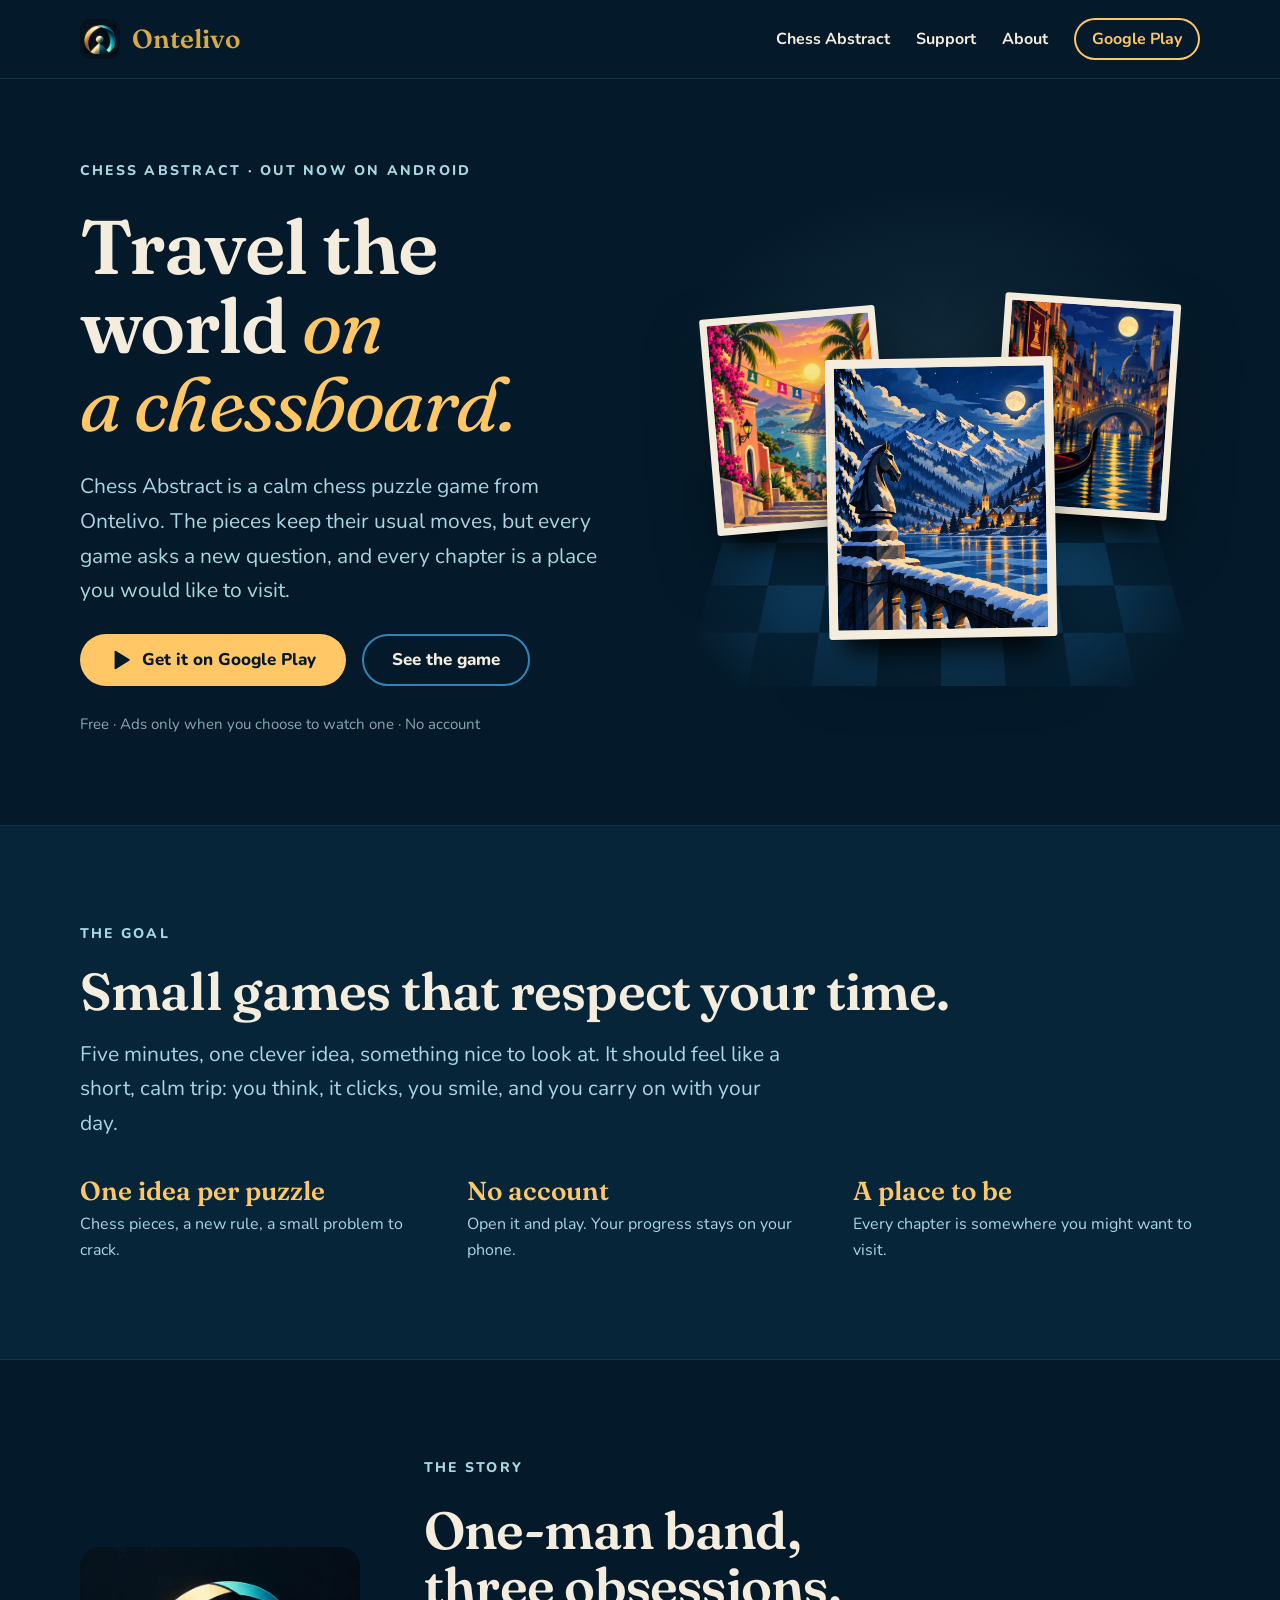
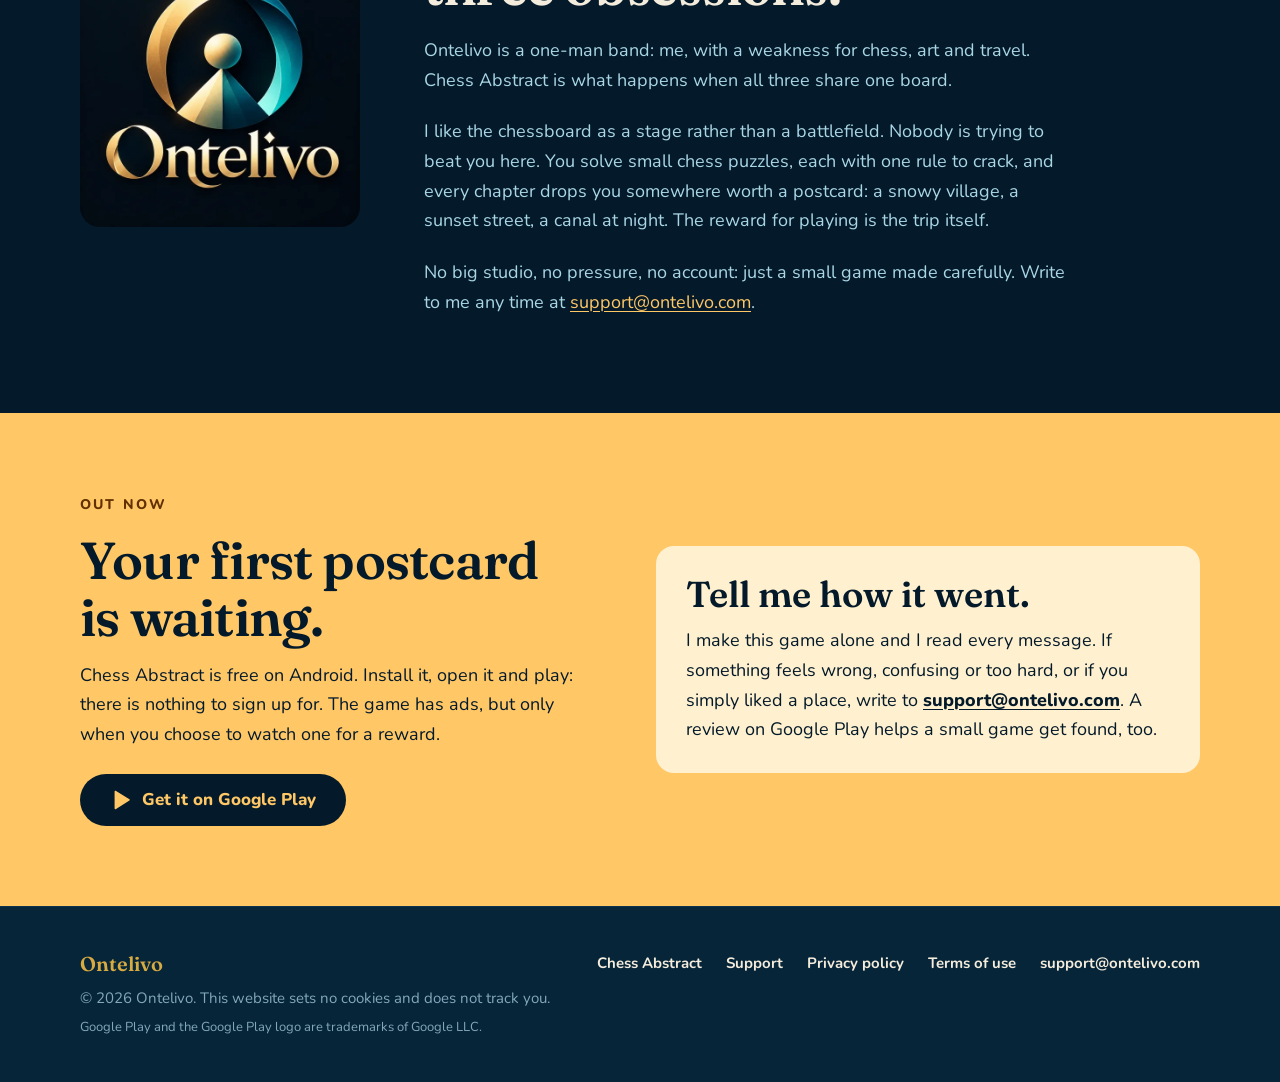
<file: index.html>
<!doctype html>
<html lang="en">
<head>
<meta charset="utf-8">
<meta name="viewport" content="width=device-width, initial-scale=1, viewport-fit=cover">
<title>Ontelivo · Indie game studio, makers of Chess Abstract</title>
<meta name="description" content="Ontelivo is a one-man-band indie game studio. Its first game, Chess Abstract, is a chess puzzle game that takes you around the world on a chessboard.">
<meta name="robots" content="index, follow, max-image-preview:large">
<link rel="canonical" href="https://ontelivo.com/">
<link rel="icon" type="image/png" sizes="32x32" href="/img/favicon-32.png">
<link rel="icon" href="/favicon.ico" sizes="48x48">
<link rel="icon" type="image/png" sizes="48x48" href="/img/favicon-48.png">
<link rel="icon" type="image/png" sizes="96x96" href="/img/favicon-96.png">
<link rel="icon" type="image/png" sizes="192x192" href="/img/favicon-192.png">
<link rel="apple-touch-icon" href="/img/apple-touch-icon.png">
<meta name="theme-color" content="#041a2a">
<meta property="og:type" content="website">
<meta property="og:site_name" content="Ontelivo">
<meta property="og:locale" content="en_US">
<meta property="og:title" content="Ontelivo · Indie game studio, makers of Chess Abstract">
<meta property="og:description" content="Ontelivo is a one-man-band indie studio. Its first game, Chess Abstract, is a calm chess puzzle game: same moves, new games, and a trip around the world. Out now on Android.">
<meta property="og:url" content="https://ontelivo.com/">
<meta property="og:image" content="https://ontelivo.com/img/og.png">
<meta property="og:image:width" content="1200">
<meta property="og:image:height" content="630">
<meta name="twitter:card" content="summary_large_image">
<meta name="twitter:title" content="Ontelivo · Indie game studio, makers of Chess Abstract">
<meta name="twitter:description" content="Ontelivo is a one-man-band indie studio. Its first game, Chess Abstract, is a calm chess puzzle game: same moves, new games, and a trip around the world. Out now on Android.">
<meta name="twitter:image" content="https://ontelivo.com/img/og.png">
<link rel="preload" href="/fonts/nunito-400.woff2" as="font" type="font/woff2" crossorigin>
<link rel="preload" href="/img/cover-ch1.webp" as="image" fetchpriority="high">
<link rel="stylesheet" href="/style.css">
<script type="application/ld+json">
{"@context":"https://schema.org","@graph":[{"@type":"Organization","@id":"https://ontelivo.com/#organization","name":"Ontelivo","alternateName":"Ontelivo Studio","url":"https://ontelivo.com/","description":"One-person indie game studio, maker of Chess Abstract, a chess puzzle game for Android.","logo":{"@type":"ImageObject","url":"https://ontelivo.com/img/logo.webp","width":640,"height":640},"email":"support@ontelivo.com","sameAs":["https://play.google.com/store/apps/developer?id=Ontelivo"]},{"@type":"WebSite","@id":"https://ontelivo.com/#website","name":"Ontelivo","alternateName":"Ontelivo Studio","url":"https://ontelivo.com/","publisher":{"@id":"https://ontelivo.com/#organization"},"inLanguage":"en"}]}
</script>
</head>
<body class="has-cta">
<a class="skip" href="#main">Skip to content</a>
<header class="site-header"><div class="wrap">
  <a class="brand" href="/"><span class="mark"><img src="/img/mark.webp" alt="" width="32" height="32"></span><span class="word">Ontelivo</span></a>
  <nav class="nav" aria-label="Main">
    <a href="/chess-abstract/">Chess Abstract</a>
    <a href="/chess-abstract/support/">Support</a>
    <a href="/#about">About</a>
    <a class="nav-cta" href="https://play.google.com/store/apps/details?id=com.ontelivo.chessabstract" rel="noopener">Google Play</a>
  </nav>
</div></header>
<main id="main">

<section class="hero"><div class="wrap">
  <div class="hero-copy">
    <p class="eyebrow">Chess Abstract · Out now on Android</p>
    <h1 class="h-xl">Travel the world <em class="accent">on a chessboard.</em></h1>
    <p class="lead">Chess Abstract is a calm chess puzzle game from Ontelivo. The pieces keep their usual moves, but every game asks a new question, and every chapter is a place you would like to visit.</p>
    <div class="hero-actions">
      <a class="btn btn-primary btn-play" href="https://play.google.com/store/apps/details?id=com.ontelivo.chessabstract" rel="noopener"><svg class="play-ico" width="22" height="22" viewBox="0 0 24 24" aria-hidden="true"><path fill="currentColor" d="M5 2.6v18.8c0 .6.7 1 1.2.6l15-9.4c.5-.3.5-1 0-1.3L6.2 2c-.5-.3-1.200 0-1.200.6z"/></svg><span>Get it on Google Play</span></a>
      <a class="btn btn-ghost" href="/chess-abstract/">See the game</a>
    </div>
    <p class="hero-note">Free · Ads only when you choose to watch&nbsp;one · No&nbsp;account</p>
  </div>
  <div class="scene-wrap">
    <div class="scene s1" role="img" aria-label="Three illustrated postcards standing on a chessboard at night: a snow-covered stone knight above a frozen Alpine lake, a Venice canal under the moon, and a sunset over a bay with bunting of chess pawns">
      <div class="floor" aria-hidden="true"></div>
      <figure class="card back-l"><img src="/img/cover-ch3.webp" width="720" height="900" alt=""></figure>
      <figure class="card back-r"><img src="/img/cover-ch2.webp" width="720" height="900" alt=""></figure>
      <figure class="card front"><img src="/img/cover-ch1.webp" width="720" height="900" alt="" fetchpriority="high"></figure>
    </div>
  </div>
</div></section>

<section class="band section" id="goal"><div class="wrap stack">
  <p class="eyebrow">The goal</p>
  <h2 class="h-l">Small games that respect your time.</h2>
  <p class="lead">Five minutes, one clever idea, something nice to look at. It should feel like a short, calm trip: you think, it clicks, you smile, and you carry on with your day.</p>
  <ul class="values">
    <li><strong>One idea per puzzle</strong><span>Chess pieces, a new rule, a small problem to crack.</span></li>
    <li><strong>No account</strong><span>Open it and play. Your progress stays on your phone.</span></li>
    <li><strong>A place to be</strong><span>Every chapter is somewhere you might want to visit.</span></li>
  </ul>
</div></section>

<section class="section" id="about"><div class="wrap"><div class="split">
  <div class="media" style="max-width:280px;flex-basis:240px"><img src="/img/logo.webp" width="640" height="640" alt="Ontelivo logo" style="aspect-ratio:1;border-radius:20px" loading="lazy"></div>
  <div class="text">
    <p class="eyebrow">The story</p>
    <h2 class="h-l">One-man band, three obsessions.</h2>
    <p>Ontelivo is a one-man band: me, with a weakness for chess, art and travel. Chess Abstract is what happens when all three share one board.</p>
    <p>I like the chessboard as a stage rather than a battlefield. Nobody is trying to beat you here. You solve small chess puzzles, each with one rule to crack, and every chapter drops you somewhere worth a postcard: a snowy village, a sunset street, a canal at night. The reward for playing is the trip itself.</p>
    <p>No big studio, no pressure, no account: just a small game made carefully. Write to me any time at <a href="mailto:support@ontelivo.com">support@ontelivo.com</a>.</p>
  </div>
</div></div></section>

<section class="tester" id="play"><div class="wrap">
  <div class="left">
    <p class="eyebrow">Out now</p>
    <h2 class="h-l">Your first postcard is waiting.</h2>
    <p>Chess Abstract is free on Android. Install it, open it and play: there is nothing to sign up for. The game has ads, but only when you choose to watch one for a reward.</p>
    <div class="hero-actions"><a class="btn btn-dark btn-play" href="https://play.google.com/store/apps/details?id=com.ontelivo.chessabstract" rel="noopener"><svg class="play-ico" width="22" height="22" viewBox="0 0 24 24" aria-hidden="true"><path fill="currentColor" d="M5 2.6v18.8c0 .6.7 1 1.2.6l15-9.4c.5-.3.5-1 0-1.3L6.2 2c-.5-.3-1.200 0-1.200.6z"/></svg><span>Get it on Google Play</span></a></div>
  </div>
  <div class="right box">
    <h3 class="h-m">Tell me how it went.</h3>
    <p>I make this game alone and I read every message. If something feels wrong, confusing or too hard, or if you simply liked a place, write to <a class="mail" href="mailto:support@ontelivo.com">support@ontelivo.com</a>. A review on Google Play helps a small game get found, too.</p>
  </div>
</div></section>

</main>
<footer class="site-footer"><div class="wrap">
  <div class="left">
    <span class="word">Ontelivo</span>
    <span>© 2026 Ontelivo. This website sets no cookies and does not track you.</span>
    <span class="legal">Google Play and the Google Play logo are trademarks of Google LLC.</span>
  </div>
  <nav aria-label="Footer">
    <a href="/chess-abstract/">Chess Abstract</a>
    <a href="/chess-abstract/support/">Support</a>
    <a href="/chess-abstract/privacy/">Privacy policy</a>
    <a href="/chess-abstract/terms/">Terms of use</a>
    <a href="mailto:support@ontelivo.com">support@ontelivo.com</a>
  </nav>
</div></footer>
</body>
</html>
</file>
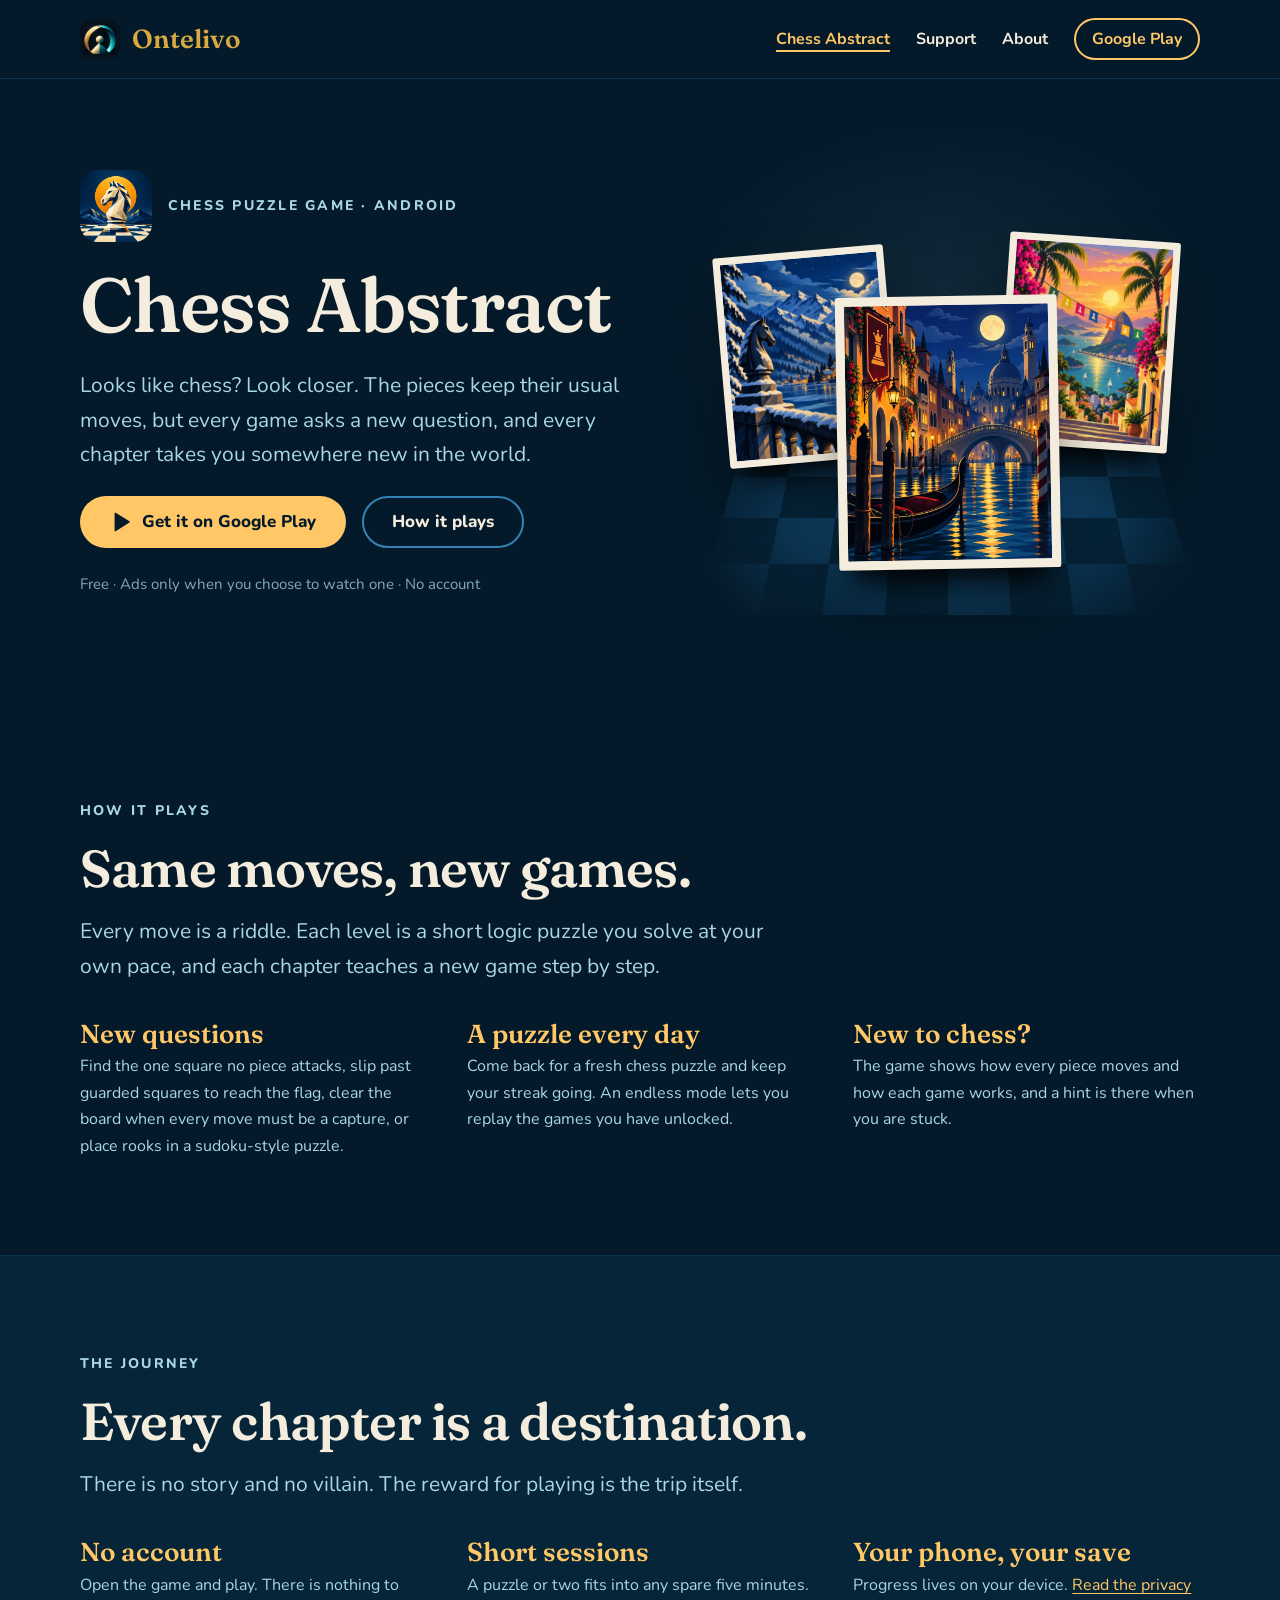
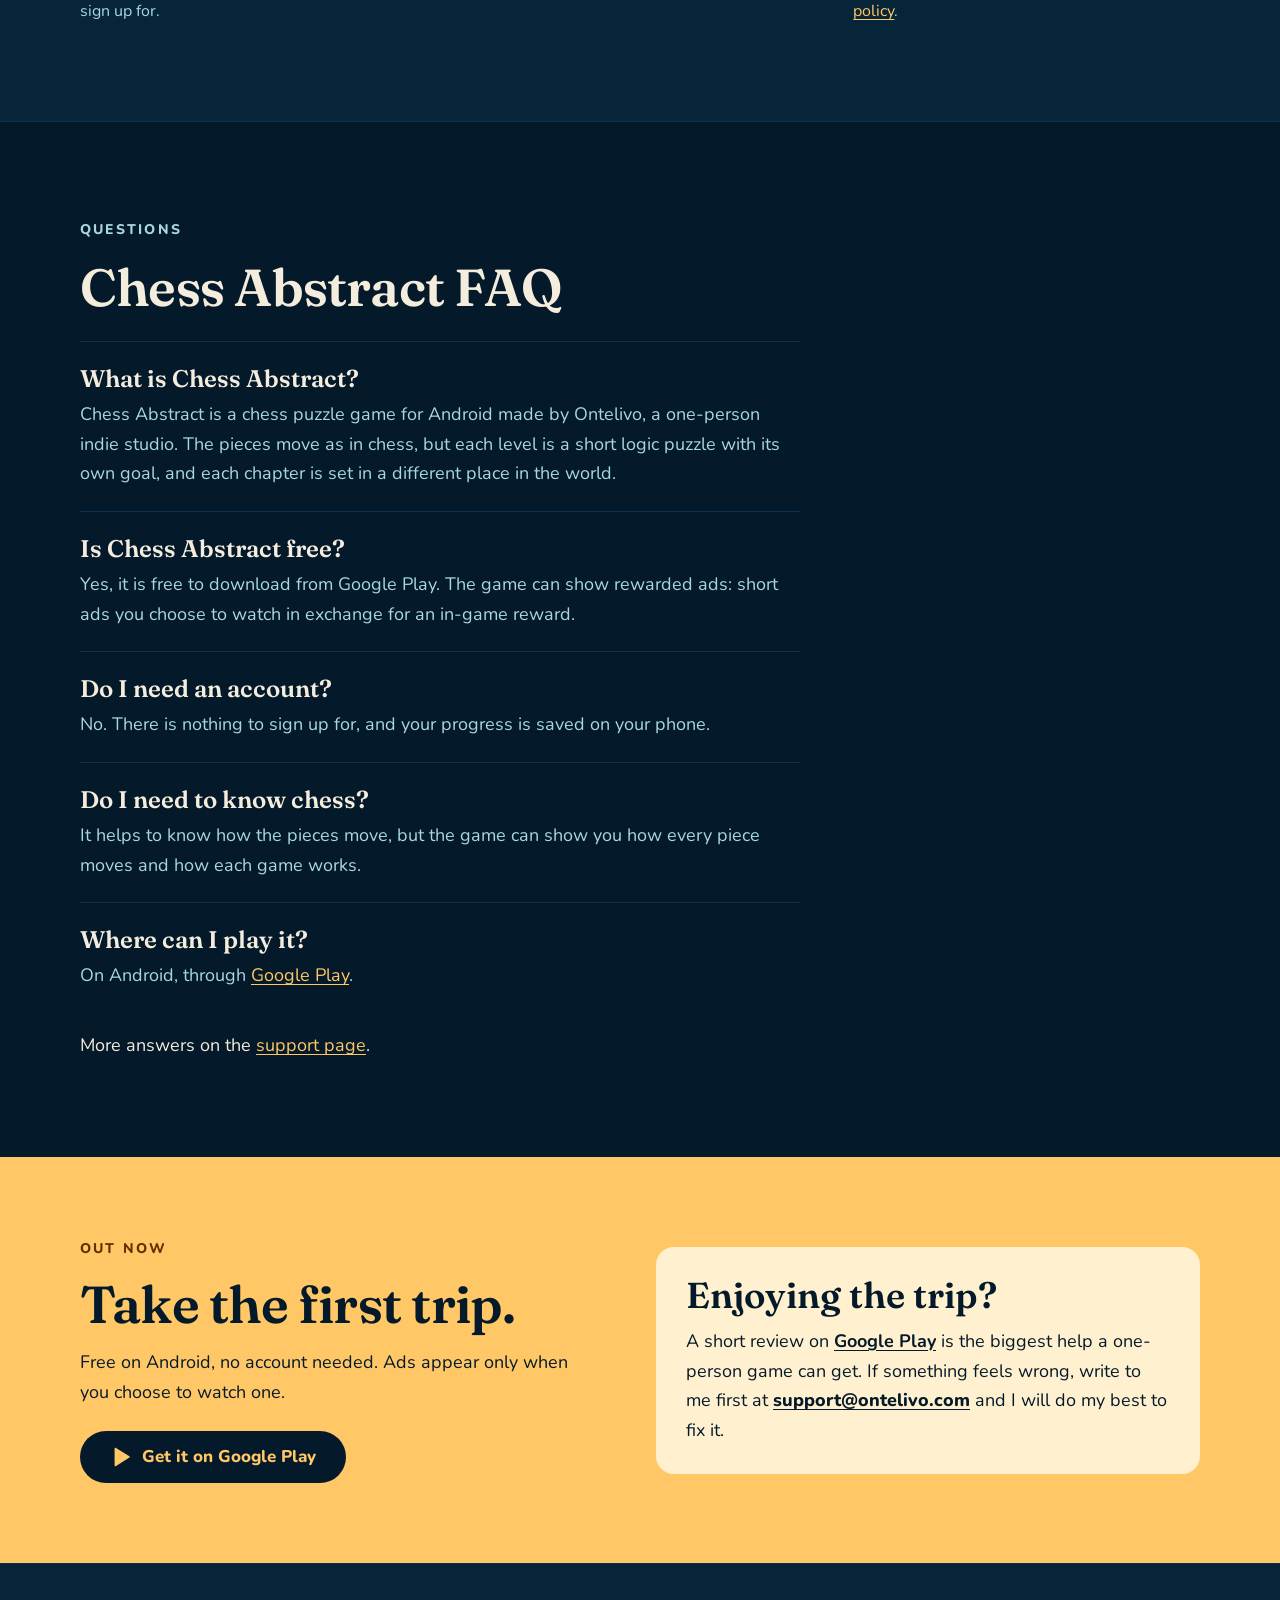
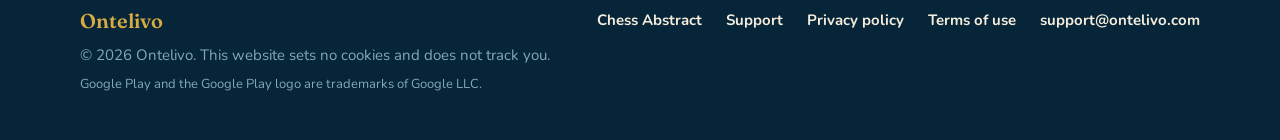
<file: chess-abstract/index.html>
<!doctype html>
<html lang="en">
<head>
<meta charset="utf-8">
<meta name="viewport" content="width=device-width, initial-scale=1, viewport-fit=cover">
<title>Chess Abstract: free chess puzzle game for Android · Ontelivo</title>
<meta name="description" content="Free chess puzzle game for Android: the pieces move as usual, but every level asks a new question. A daily puzzle, a trip around the world, no account.">
<meta name="robots" content="index, follow, max-image-preview:large">
<link rel="canonical" href="https://ontelivo.com/chess-abstract/">
<link rel="icon" type="image/png" sizes="32x32" href="/img/favicon-32.png">
<link rel="icon" href="/favicon.ico" sizes="48x48">
<link rel="icon" type="image/png" sizes="48x48" href="/img/favicon-48.png">
<link rel="icon" type="image/png" sizes="96x96" href="/img/favicon-96.png">
<link rel="icon" type="image/png" sizes="192x192" href="/img/favicon-192.png">
<link rel="apple-touch-icon" href="/img/apple-touch-icon.png">
<meta name="theme-color" content="#041a2a">
<meta property="og:type" content="website">
<meta property="og:site_name" content="Ontelivo">
<meta property="og:locale" content="en_US">
<meta property="og:title" content="Chess Abstract: free chess puzzle game for Android · Ontelivo">
<meta property="og:description" content="Free chess puzzle game for Android: the pieces move as usual, but every level asks a new question. A daily puzzle, a trip around the world, no account.">
<meta property="og:url" content="https://ontelivo.com/chess-abstract/">
<meta property="og:image" content="https://ontelivo.com/img/og-chess-abstract.jpg">
<meta property="og:image:alt" content="Chess Abstract app icon beside illustrated postcards standing on a chessboard at night">
<meta property="og:image:width" content="1200">
<meta property="og:image:height" content="630">
<meta name="twitter:card" content="summary_large_image">
<meta name="twitter:title" content="Chess Abstract: free chess puzzle game for Android · Ontelivo">
<meta name="twitter:description" content="Free chess puzzle game for Android: the pieces move as usual, but every level asks a new question. A daily puzzle, a trip around the world, no account.">
<meta name="twitter:image" content="https://ontelivo.com/img/og-chess-abstract.jpg">
<link rel="preload" href="/fonts/nunito-400.woff2" as="font" type="font/woff2" crossorigin>
<link rel="preload" href="/img/cover-ch2.webp" as="image" fetchpriority="high">
<link rel="stylesheet" href="/style.css">
<script type="application/ld+json">
{"@context":"https://schema.org","@graph":[{"@type":["VideoGame","MobileApplication"],"@id":"https://ontelivo.com/chess-abstract/#app","name":"Chess Abstract","url":"https://ontelivo.com/chess-abstract/","mainEntityOfPage":"https://ontelivo.com/chess-abstract/","sameAs":["https://play.google.com/store/apps/details?id=com.ontelivo.chessabstract"],"description":"A calm chess puzzle game for Android. The pieces keep their usual moves, but every level is a short logic puzzle with a new goal. Chapters travel from place to place around the world, with a daily puzzle and an endless mode.","image":["https://ontelivo.com/img/icon.webp","https://ontelivo.com/img/cover-ch1.webp","https://ontelivo.com/img/cover-ch2.webp","https://ontelivo.com/img/cover-ch3.webp"],"applicationCategory":"GameApplication","applicationSubCategory":"Puzzle","genre":["Puzzle","Logic puzzle","Chess"],"gamePlatform":"Android","operatingSystem":"Android","installUrl":"https://play.google.com/store/apps/details?id=com.ontelivo.chessabstract","downloadUrl":"https://play.google.com/store/apps/details?id=com.ontelivo.chessabstract","isAccessibleForFree":true,"offers":{"@type":"Offer","price":"0","priceCurrency":"USD","availability":"https://schema.org/InStock","url":"https://play.google.com/store/apps/details?id=com.ontelivo.chessabstract"},"author":{"@id":"https://ontelivo.com/#organization"},"publisher":{"@id":"https://ontelivo.com/#organization"}},{"@type":"Organization","@id":"https://ontelivo.com/#organization","name":"Ontelivo","url":"https://ontelivo.com/","sameAs":["https://play.google.com/store/apps/developer?id=Ontelivo"]},{"@type":"BreadcrumbList","itemListElement":[{"@type":"ListItem","position":1,"name":"Ontelivo","item":"https://ontelivo.com/"},{"@type":"ListItem","position":2,"name":"Chess Abstract","item":"https://ontelivo.com/chess-abstract/"}]},{"@type":"FAQPage","@id":"https://ontelivo.com/chess-abstract/#faq","about":{"@id":"https://ontelivo.com/chess-abstract/#app"},"mainEntity":[{"@type":"Question","name":"What is Chess Abstract?","acceptedAnswer":{"@type":"Answer","text":"Chess Abstract is a chess puzzle game for Android made by Ontelivo, a one-person indie studio. The pieces move as in chess, but each level is a short logic puzzle with its own goal, and each chapter is set in a different place in the world."}},{"@type":"Question","name":"Is Chess Abstract free?","acceptedAnswer":{"@type":"Answer","text":"Yes, it is free to download from Google Play. The game can show rewarded ads: short ads you choose to watch in exchange for an in-game reward."}},{"@type":"Question","name":"Do I need an account?","acceptedAnswer":{"@type":"Answer","text":"No. There is nothing to sign up for, and your progress is saved on your phone."}},{"@type":"Question","name":"Do I need to know chess?","acceptedAnswer":{"@type":"Answer","text":"It helps to know how the pieces move, but the game can show you how every piece moves and how each game works."}},{"@type":"Question","name":"Where can I play it?","acceptedAnswer":{"@type":"Answer","text":"On Android, through Google Play."}}]}]}
</script>
</head>
<body class="has-cta">
<a class="skip" href="#main">Skip to content</a>
<header class="site-header"><div class="wrap">
  <a class="brand" href="/"><span class="mark"><img src="/img/mark.webp" alt="" width="32" height="32"></span><span class="word">Ontelivo</span></a>
  <nav class="nav" aria-label="Main">
    <a href="/chess-abstract/" aria-current="page">Chess Abstract</a>
    <a href="/chess-abstract/support/">Support</a>
    <a href="/#about">About</a>
    <a class="nav-cta" href="https://play.google.com/store/apps/details?id=com.ontelivo.chessabstract" rel="noopener">Google Play</a>
  </nav>
</div></header>
<main id="main">

<section class="gamehead"><div class="wrap">
  <div class="copy">
    <div class="icon-row"><img src="/img/icon.webp" width="72" height="72" alt="Chess Abstract app icon"><p class="eyebrow">Chess puzzle game · Android</p></div>
    <h1 class="h-xl">Chess Abstract</h1>
    <p class="lead">Looks like chess? Look closer. The pieces keep their usual moves, but every game asks a new question, and every chapter takes you somewhere new in the world.</p>
    <div class="hero-actions">
      <a class="btn btn-primary btn-play" href="https://play.google.com/store/apps/details?id=com.ontelivo.chessabstract" rel="noopener"><svg class="play-ico" width="22" height="22" viewBox="0 0 24 24" aria-hidden="true"><path fill="currentColor" d="M5 2.6v18.8c0 .6.7 1 1.2.6l15-9.4c.5-.3.5-1 0-1.3L6.2 2c-.5-.3-1.200 0-1.200.6z"/></svg><span>Get it on Google Play</span></a>
      <a class="btn btn-ghost" href="#how-it-plays">How it plays</a>
    </div>
    <p class="hero-note">Free · Ads only when you choose to watch&nbsp;one · No&nbsp;account</p>
  </div>
  <div class="scene-wrap">
    <div class="scene s2" role="img" aria-label="Three illustrated postcards standing on a chessboard at night: a snow-covered stone knight above a frozen Alpine lake, a Venice canal under the moon, and a sunset over a bay with bunting of chess pawns">
      <div class="floor" aria-hidden="true"></div>
      <figure class="card back-l"><img src="/img/cover-ch1.webp" width="720" height="900" alt=""></figure>
      <figure class="card back-r"><img src="/img/cover-ch3.webp" width="720" height="900" alt=""></figure>
      <figure class="card front"><img src="/img/cover-ch2.webp" width="720" height="900" alt="Chess Abstract chapter art: a Venice canal under the moon" fetchpriority="high"></figure>
    </div>
  </div>
</div></section>

<section class="section" id="how-it-plays"><div class="wrap stack">
  <p class="eyebrow">How it plays</p>
  <h2 class="h-l">Same moves, new games.</h2>
  <p class="lead">Every move is a riddle. Each level is a short logic puzzle you solve at your own pace, and each chapter teaches a new game step by step.</p>
  <ul class="values">
    <li><strong>New questions</strong><span>Find the one square no piece attacks, slip past guarded squares to reach the flag, clear the board when every move must be a capture, or place rooks in a sudoku-style puzzle.</span></li>
    <li><strong>A puzzle every day</strong><span>Come back for a fresh chess puzzle and keep your streak going. An endless mode lets you replay the games you have unlocked.</span></li>
    <li><strong>New to chess?</strong><span>The game shows how every piece moves and how each game works, and a hint is there when you are stuck.</span></li>
  </ul>
</div></section>

<section class="band section"><div class="wrap stack">
  <p class="eyebrow">The journey</p>
  <h2 class="h-l">Every chapter is a destination.</h2>
  <p class="lead">There is no story and no villain. The reward for playing is the trip itself.</p>
  <ul class="values">
    <li><strong>No account</strong><span>Open the game and play. There is nothing to sign up for.</span></li>
    <li><strong>Short sessions</strong><span>A puzzle or two fits into any spare five minutes.</span></li>
    <li><strong>Your phone, your save</strong><span>Progress lives on your device. <a href="/chess-abstract/privacy/">Read the privacy policy</a>.</span></li>
  </ul>
</div></section>

<section class="section" id="faq"><div class="wrap stack">
  <p class="eyebrow">Questions</p>
  <h2 class="h-l">Chess Abstract FAQ</h2>
  <div class="faq">
    <div class="q"><h3>What is Chess Abstract?</h3><p>Chess Abstract is a chess puzzle game for Android made by Ontelivo, a one-person indie studio. The pieces move as in chess, but each level is a short logic puzzle with its own goal, and each chapter is set in a different place in the world.</p></div>
    <div class="q"><h3>Is Chess Abstract free?</h3><p>Yes, it is free to download from Google Play. The game can show rewarded ads: short ads you choose to watch in exchange for an in-game reward.</p></div>
    <div class="q"><h3>Do I need an account?</h3><p>No. There is nothing to sign up for, and your progress is saved on your phone.</p></div>
    <div class="q"><h3>Do I need to know chess?</h3><p>It helps to know how the pieces move, but the game can show you how every piece moves and how each game works.</p></div>
    <div class="q"><h3>Where can I play it?</h3><p>On Android, through <a href="https://play.google.com/store/apps/details?id=com.ontelivo.chessabstract" rel="noopener">Google Play</a>.</p></div>
  </div>
  <p>More answers on the <a href="/chess-abstract/support/">support page</a>.</p>
</div></section>

<section class="tester"><div class="wrap">
  <div class="left">
    <p class="eyebrow">Out now</p>
    <h2 class="h-l">Take the first trip.</h2>
    <p>Free on Android, no account needed. Ads appear only when you choose to watch one.</p>
    <div class="hero-actions"><a class="btn btn-dark btn-play" href="https://play.google.com/store/apps/details?id=com.ontelivo.chessabstract" rel="noopener"><svg class="play-ico" width="22" height="22" viewBox="0 0 24 24" aria-hidden="true"><path fill="currentColor" d="M5 2.6v18.8c0 .6.7 1 1.2.6l15-9.4c.5-.3.5-1 0-1.3L6.2 2c-.5-.3-1.200 0-1.200.6z"/></svg><span>Get it on Google Play</span></a></div>
  </div>
  <div class="right box">
    <h3 class="h-m">Enjoying the trip?</h3>
    <p>A short review on <a href="https://play.google.com/store/apps/details?id=com.ontelivo.chessabstract" rel="noopener">Google Play</a> is the biggest help a one-person game can get. If something feels wrong, write to me first at <a class="mail" href="mailto:support@ontelivo.com">support@ontelivo.com</a> and I will do my best to fix it.</p>
  </div>
</div></section>

</main>
<footer class="site-footer"><div class="wrap">
  <div class="left">
    <span class="word">Ontelivo</span>
    <span>© 2026 Ontelivo. This website sets no cookies and does not track you.</span>
    <span class="legal">Google Play and the Google Play logo are trademarks of Google LLC.</span>
  </div>
  <nav aria-label="Footer">
    <a href="/chess-abstract/">Chess Abstract</a>
    <a href="/chess-abstract/support/">Support</a>
    <a href="/chess-abstract/privacy/">Privacy policy</a>
    <a href="/chess-abstract/terms/">Terms of use</a>
    <a href="mailto:support@ontelivo.com">support@ontelivo.com</a>
  </nav>
</div></footer>
</body>
</html>
</file>
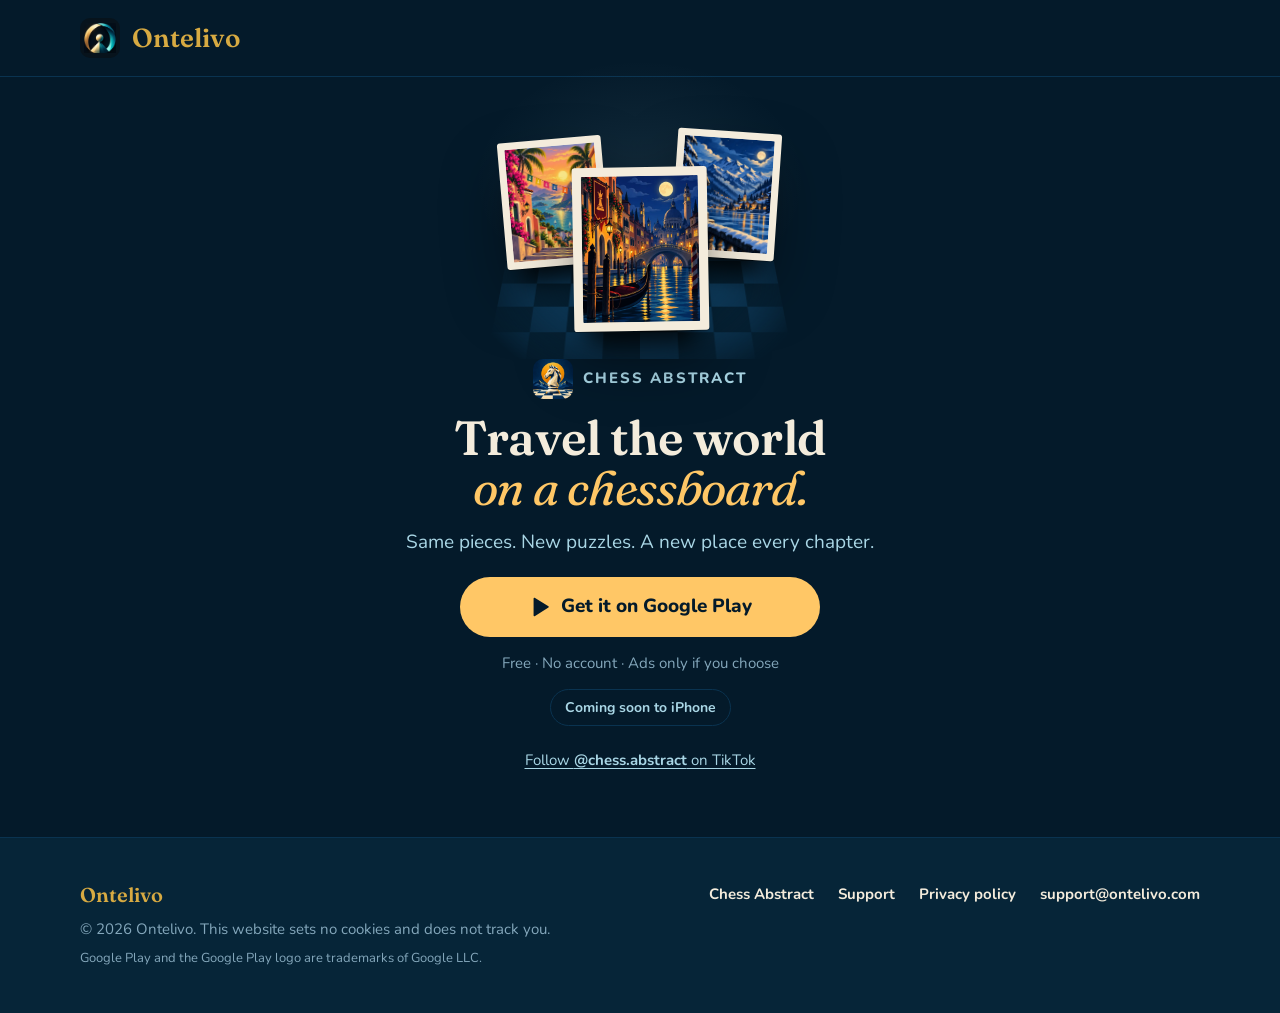
<file: play/index.html>
<!doctype html>
<html lang="en">
<head>
<meta charset="utf-8">
<meta name="viewport" content="width=device-width, initial-scale=1, viewport-fit=cover">
<title>Get Chess Abstract on Google Play · Ontelivo</title>
<meta name="description" content="Chess Abstract, a calm chess puzzle game from Ontelivo. Free on Google Play for Android, no account.">
<meta name="robots" content="noindex, follow">
<link rel="icon" type="image/png" sizes="32x32" href="/img/favicon-32.png">
<link rel="icon" href="/favicon.ico" sizes="48x48">
<link rel="apple-touch-icon" href="/img/apple-touch-icon.png">
<meta name="theme-color" content="#041a2a">
<meta property="og:type" content="website">
<meta property="og:site_name" content="Ontelivo">
<meta property="og:locale" content="en_US">
<meta property="og:title" content="Chess Abstract: a calm chess puzzle game">
<meta property="og:description" content="Same moves, new games, and a trip around the world. Free on Android, no account.">
<meta property="og:url" content="https://ontelivo.com/play/">
<meta property="og:image" content="https://ontelivo.com/img/og-chess-abstract.jpg">
<meta property="og:image:width" content="1200">
<meta property="og:image:height" content="630">
<meta property="og:image:alt" content="Chess Abstract app icon beside illustrated postcards standing on a chessboard at night">
<meta name="twitter:card" content="summary_large_image">
<meta name="twitter:title" content="Chess Abstract: a calm chess puzzle game">
<meta name="twitter:description" content="Same moves, new games, and a trip around the world. Free on Android, no account.">
<meta name="twitter:image" content="https://ontelivo.com/img/og-chess-abstract.jpg">
<link rel="preload" href="/fonts/nunito-400.woff2" as="font" type="font/woff2" crossorigin>
<link rel="preload" href="/img/cover-ch2.webp" as="image" fetchpriority="high">
<link rel="stylesheet" href="/style.css">
</head>
<body class="">
<a class="skip" href="#main">Skip to content</a>
<header class="site-header"><div class="wrap">
  <a class="brand" href="/"><span class="mark"><img src="/img/mark.webp" alt="" width="32" height="32"></span><span class="word">Ontelivo</span></a>
</div></header>
<main id="main">
<section class="linkpage"><div class="wrap">
  <div class="scene s1" role="img" aria-label="Illustrated postcards from the game standing on a chessboard at night: a Venice canal, a snowy Alpine lake and a sunset bay">
    <div class="floor" aria-hidden="true"></div>
    <figure class="card back-l"><img src="/img/cover-ch3.webp" width="720" height="900" alt=""></figure>
    <figure class="card back-r"><img src="/img/cover-ch1.webp" width="720" height="900" alt=""></figure>
    <figure class="card front"><img src="/img/cover-ch2.webp" width="720" height="900" alt="" fetchpriority="high"></figure>
  </div>
  <p class="game"><img src="/img/icon.webp" width="40" height="40" alt="">Chess Abstract</p>
  <h1 class="h-l">Travel the world <em class="accent">on a chessboard.</em></h1>
  <p class="lead">Same pieces. New puzzles. A new place every chapter.</p>
  <a class="btn btn-primary btn-play" href="https://play.google.com/store/apps/details?id=com.ontelivo.chessabstract" rel="noopener"><svg class="play-ico" width="22" height="22" viewBox="0 0 24 24" aria-hidden="true"><path fill="currentColor" d="M5 2.6v18.8c0 .6.7 1 1.2.6l15-9.4c.5-.3.5-1 0-1.3L6.2 2c-.5-.3-1.200 0-1.200.6z"/></svg><span>Get it on Google Play</span></a>
  <p class="hero-note">Free · No account · Ads only if you choose</p>
  <p class="soon">Coming soon to iPhone</p>
  <a class="social" href="https://www.tiktok.com/@chess.abstract" rel="noopener">Follow <strong>@chess.abstract</strong> on TikTok</a>
</div></section>
</main>
<footer class="site-footer"><div class="wrap">
  <div class="left">
    <span class="word">Ontelivo</span>
    <span>© 2026 Ontelivo. This website sets no cookies and does not track you.</span>
    <span class="legal">Google Play and the Google Play logo are trademarks of Google LLC.</span>
  </div>
  <nav aria-label="Footer">
    <a href="/chess-abstract/">Chess Abstract</a>
    <a href="/chess-abstract/support/">Support</a>
    <a href="/chess-abstract/privacy/">Privacy policy</a>
    <a href="mailto:support@ontelivo.com">support@ontelivo.com</a>
  </nav>
</div></footer>
</body>
</html>
</file>
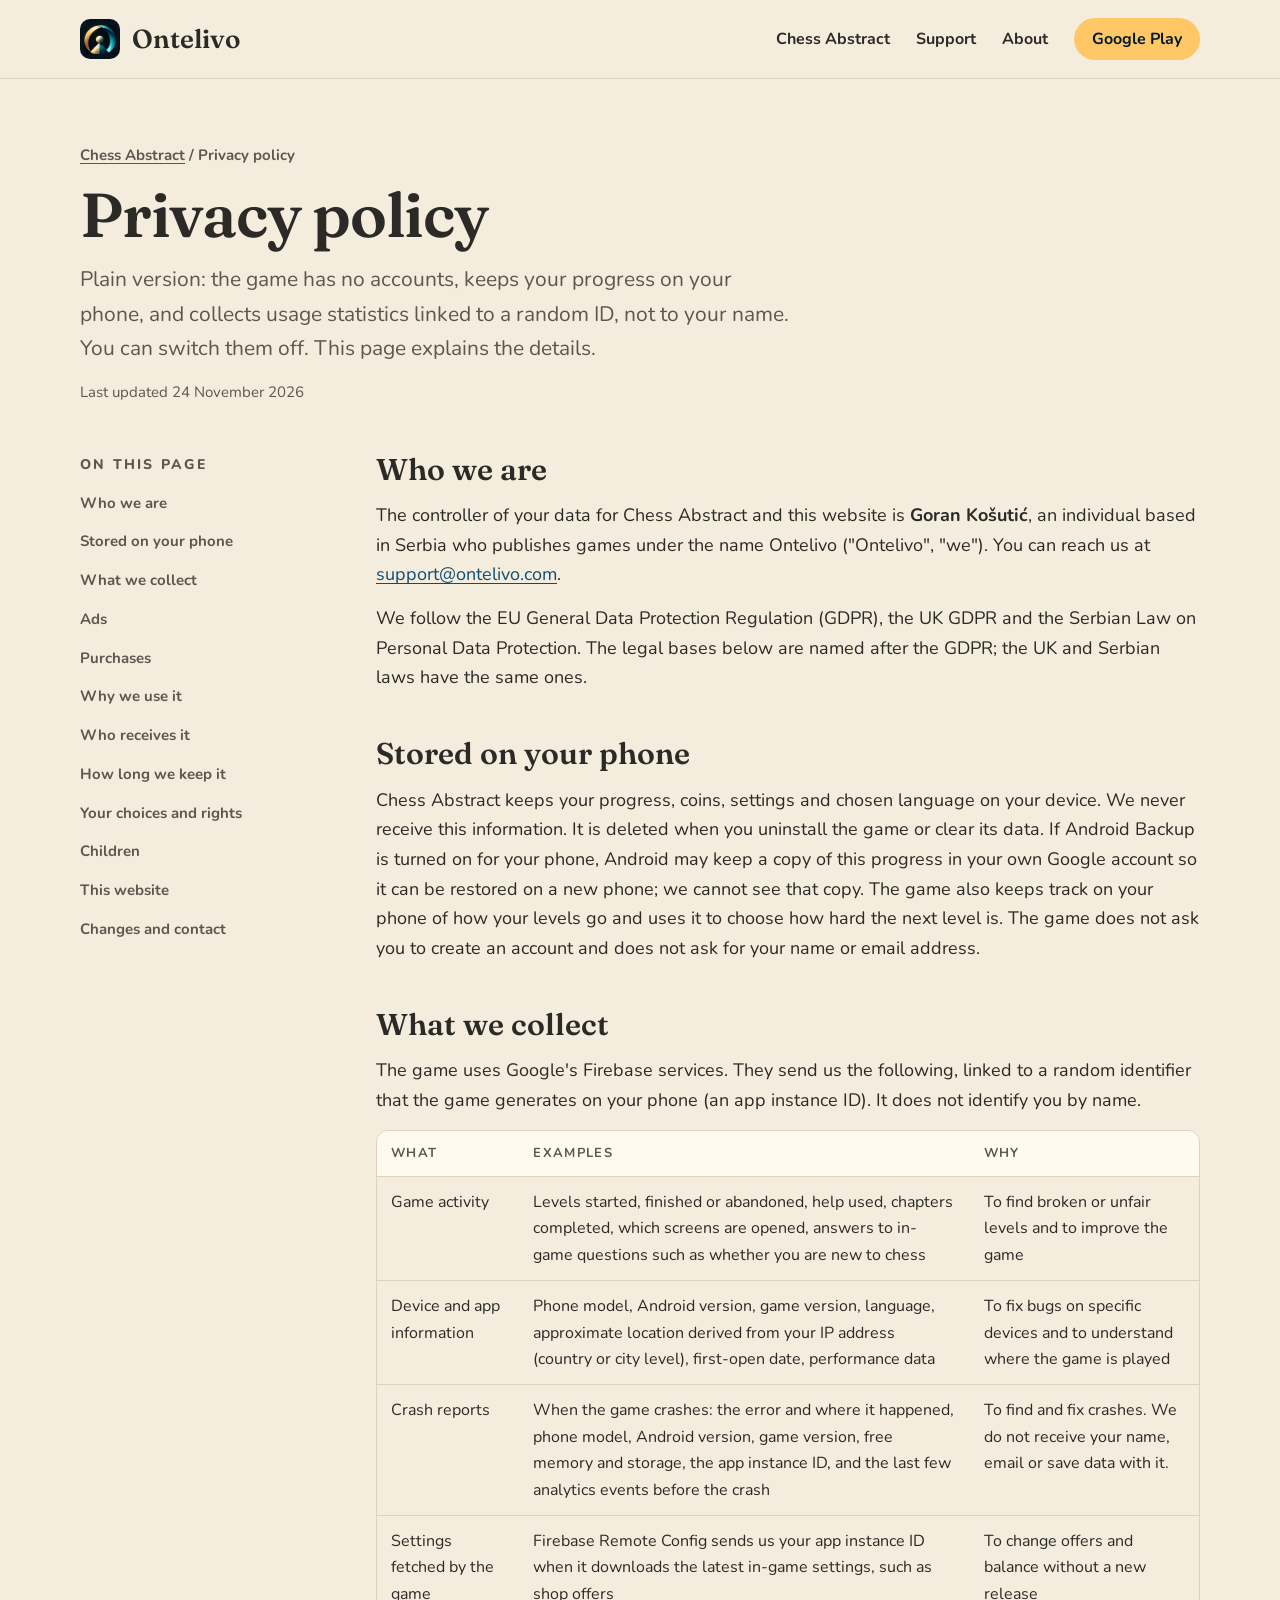
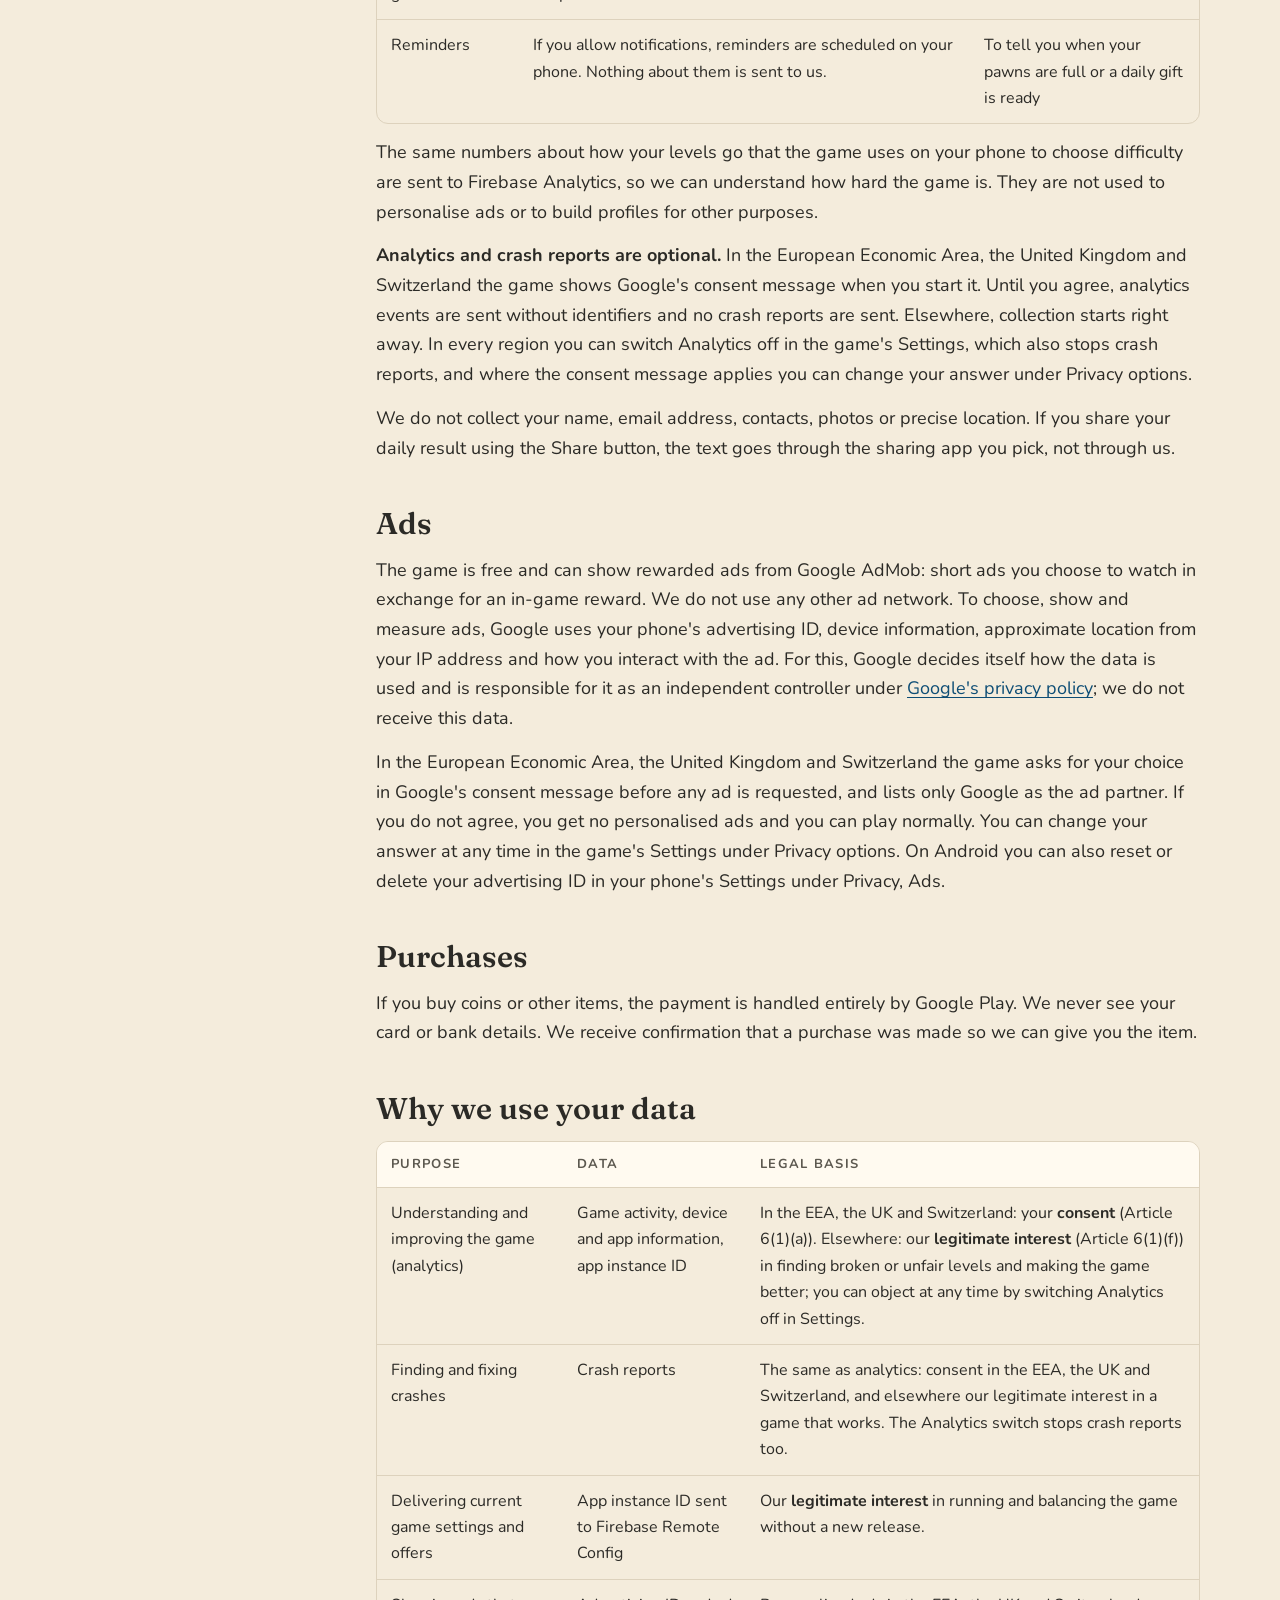
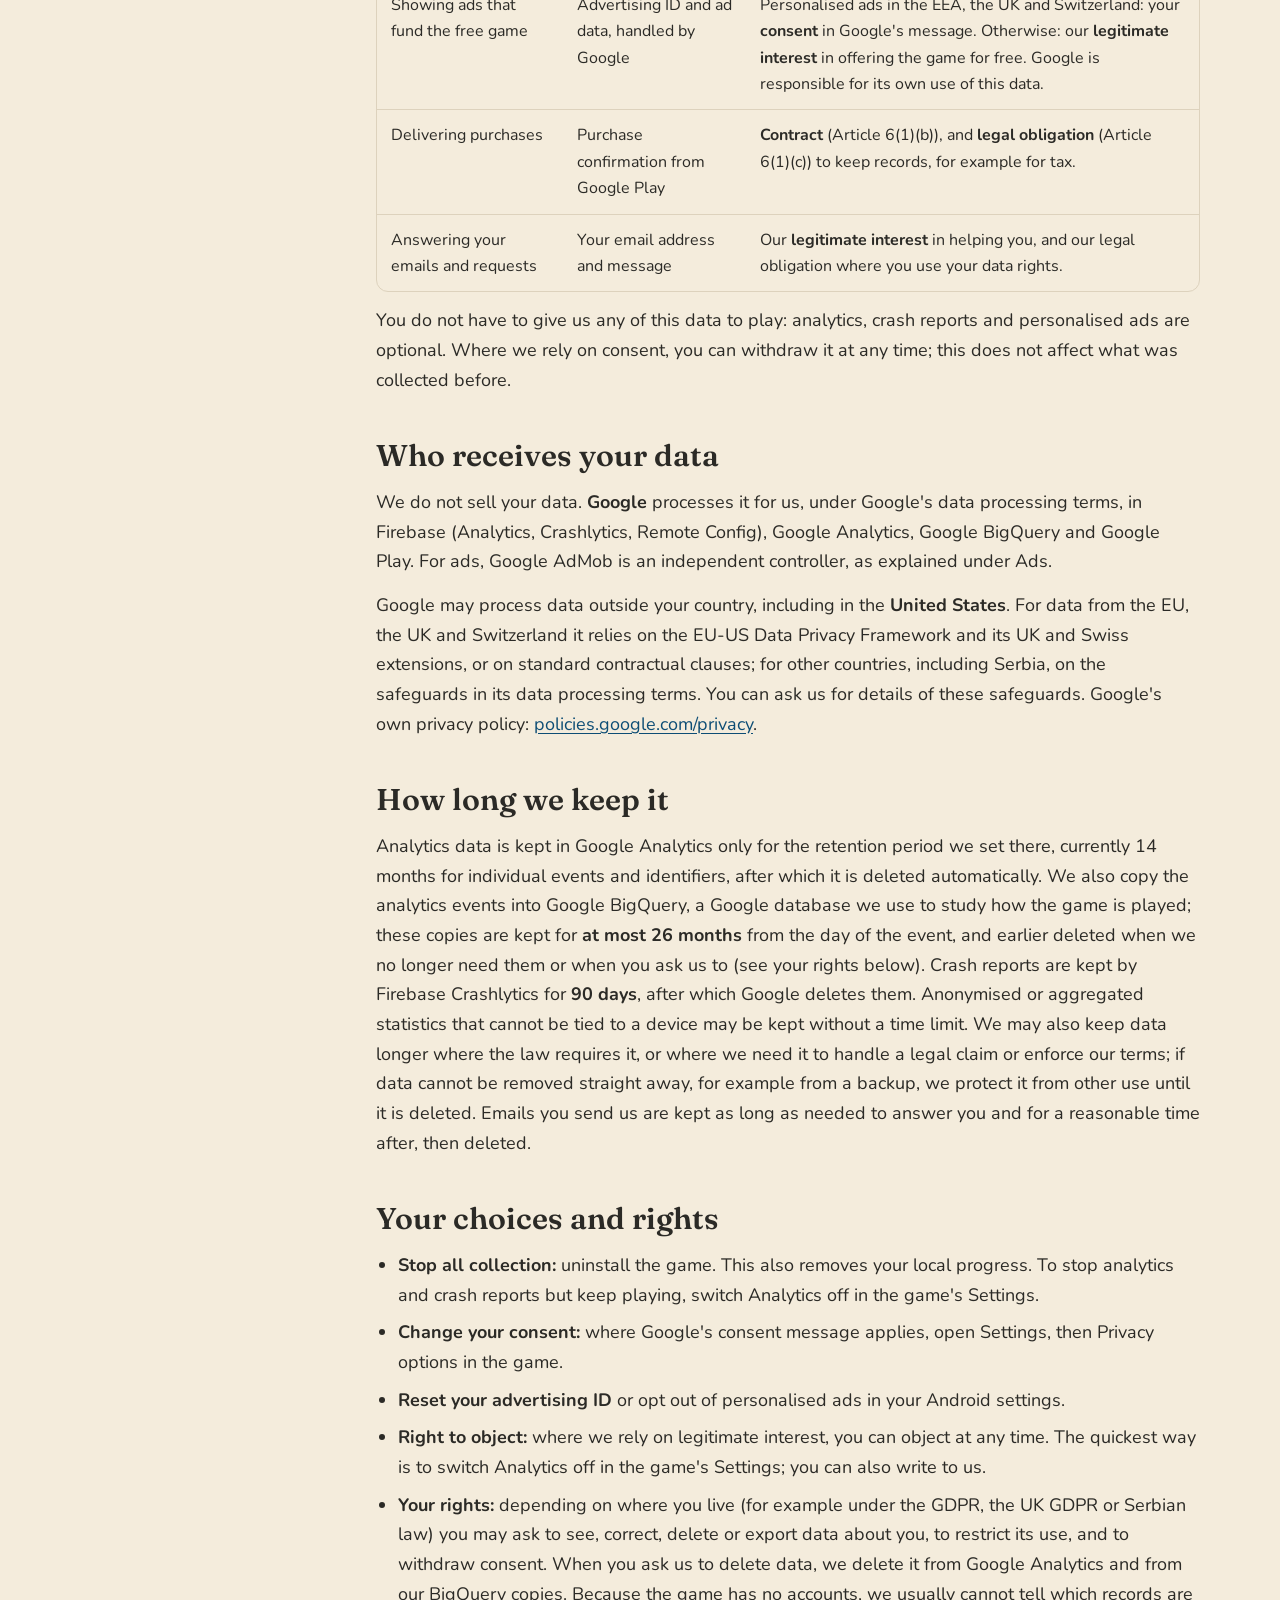
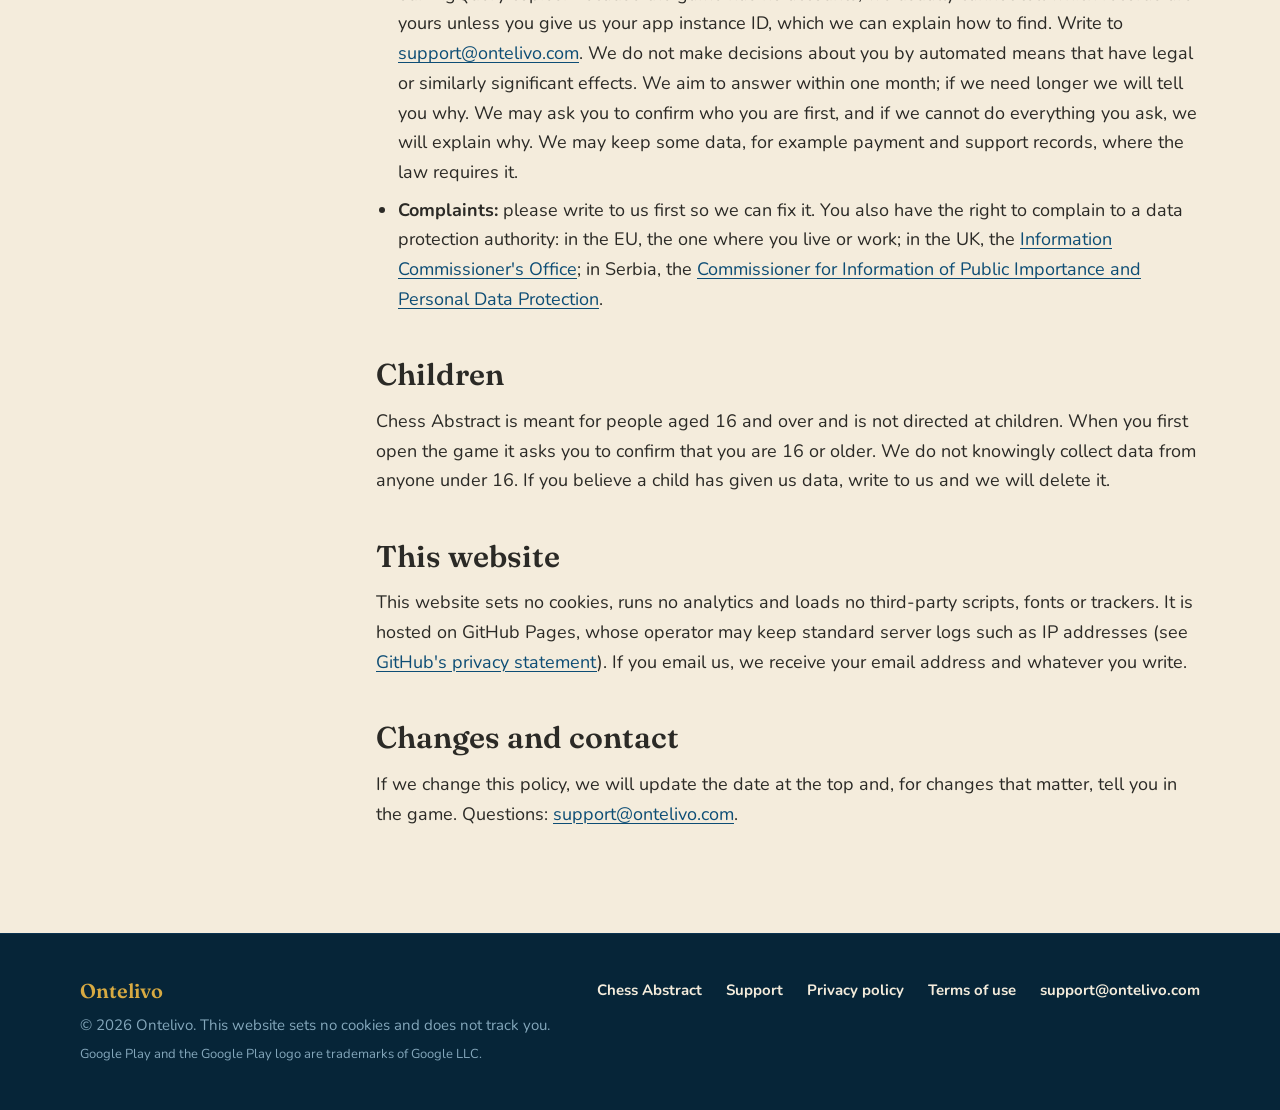
<file: chess-abstract/privacy/index.html>
<!doctype html>
<html lang="en">
<head>
<meta charset="utf-8">
<meta name="viewport" content="width=device-width, initial-scale=1, viewport-fit=cover">
<title>Chess Abstract privacy policy · Ontelivo</title>
<meta name="description" content="How Chess Abstract and the Ontelivo website handle your data: what is collected, why, who receives it and what you can do about it.">
<meta name="robots" content="index, follow, max-image-preview:large">
<link rel="canonical" href="https://ontelivo.com/chess-abstract/privacy/">
<link rel="icon" type="image/png" sizes="32x32" href="/img/favicon-32.png">
<link rel="icon" href="/favicon.ico" sizes="48x48">
<link rel="icon" type="image/png" sizes="48x48" href="/img/favicon-48.png">
<link rel="icon" type="image/png" sizes="96x96" href="/img/favicon-96.png">
<link rel="icon" type="image/png" sizes="192x192" href="/img/favicon-192.png">
<link rel="apple-touch-icon" href="/img/apple-touch-icon.png">
<meta name="theme-color" content="#041a2a">
<meta property="og:type" content="website">
<meta property="og:site_name" content="Ontelivo">
<meta property="og:locale" content="en_US">
<meta property="og:title" content="Chess Abstract privacy policy · Ontelivo">
<meta property="og:description" content="How Chess Abstract and the Ontelivo website handle your data: what is collected, why, who receives it and what you can do about it.">
<meta property="og:url" content="https://ontelivo.com/chess-abstract/privacy/">
<meta property="og:image" content="https://ontelivo.com/img/og.png">
<meta property="og:image:width" content="1200">
<meta property="og:image:height" content="630">
<meta name="twitter:card" content="summary_large_image">
<meta name="twitter:title" content="Chess Abstract privacy policy · Ontelivo">
<meta name="twitter:description" content="How Chess Abstract and the Ontelivo website handle your data: what is collected, why, who receives it and what you can do about it.">
<meta name="twitter:image" content="https://ontelivo.com/img/og.png">
<link rel="preload" href="/fonts/nunito-400.woff2" as="font" type="font/woff2" crossorigin>
<link rel="stylesheet" href="/style.css">
<script type="application/ld+json">
{"@context":"https://schema.org","@type":"BreadcrumbList","itemListElement":[{"@type":"ListItem","position":1,"name":"Ontelivo","item":"https://ontelivo.com/"},{"@type":"ListItem","position":2,"name":"Chess Abstract","item":"https://ontelivo.com/chess-abstract/"},{"@type":"ListItem","position":3,"name":"Privacy policy","item":"https://ontelivo.com/chess-abstract/privacy/"}]}
</script>
</head>
<body class="paper">
<a class="skip" href="#main">Skip to content</a>
<header class="site-header"><div class="wrap">
  <a class="brand" href="/"><span class="mark"><img src="/img/mark.webp" alt="" width="32" height="32"></span><span class="word">Ontelivo</span></a>
  <nav class="nav" aria-label="Main">
    <a href="/chess-abstract/">Chess Abstract</a>
    <a href="/chess-abstract/support/">Support</a>
    <a href="/#about">About</a>
    <a class="nav-cta" href="https://play.google.com/store/apps/details?id=com.ontelivo.chessabstract" rel="noopener">Google Play</a>
  </nav>
</div></header>
<main id="main">
<section class="doc-head"><div class="wrap">
  <p class="crumbs"><a href="/chess-abstract/">Chess Abstract</a> / Privacy policy</p>
  <h1>Privacy policy</h1>
  <p class="lead">Plain version: the game has no accounts, keeps your progress on your phone, and collects usage statistics linked to a random ID, not to your name. You can switch them off. This page explains the details.</p>
  <p class="stamp">Last updated 24 November 2026</p>
</div></section>

<section class="doc"><div class="wrap">
  <nav class="toc" aria-label="On this page">
    <span class="eyebrow">On this page</span>
    <a href="#who">Who we are</a>
    <a href="#device">Stored on your phone</a>
    <a href="#collect">What we collect</a>
    <a href="#ads">Ads</a>
    <a href="#purchases">Purchases</a>
    <a href="#why">Why we use it</a>
    <a href="#share">Who receives it</a>
    <a href="#keep">How long we keep it</a>
    <a href="#rights">Your choices and rights</a>
    <a href="#children">Children</a>
    <a href="#website">This website</a>
    <a href="#changes">Changes and contact</a>
  </nav>
  <div class="prose">

    <h2 id="who">Who we are</h2>
    <p>The controller of your data for Chess Abstract and this website is <strong>Goran Košutić</strong>, an individual based in Serbia who publishes games under the name Ontelivo ("Ontelivo", "we"). You can reach us at <a href="mailto:support@ontelivo.com">support@ontelivo.com</a>.</p>
    <p>We follow the EU General Data Protection Regulation (GDPR), the UK GDPR and the Serbian Law on Personal Data Protection. The legal bases below are named after the GDPR; the UK and Serbian laws have the same ones.</p>

    <h2 id="device">Stored on your phone</h2>
    <p>Chess Abstract keeps your progress, coins, settings and chosen language on your device. We never receive this information. It is deleted when you uninstall the game or clear its data. If Android Backup is turned on for your phone, Android may keep a copy of this progress in your own Google account so it can be restored on a new phone; we cannot see that copy. The game also keeps track on your phone of how your levels go and uses it to choose how hard the next level is. The game does not ask you to create an account and does not ask for your name or email address.</p>

    <h2 id="collect">What we collect</h2>
    <p>The game uses Google's Firebase services. They send us the following, linked to a random identifier that the game generates on your phone (an app instance ID). It does not identify you by name.</p>
    <div class="tablewrap"><table>
      <thead><tr><th>What</th><th>Examples</th><th>Why</th></tr></thead>
      <tbody>
        <tr><td>Game activity</td><td>Levels started, finished or abandoned, help used, chapters completed, which screens are opened, answers to in-game questions such as whether you are new to chess</td><td>To find broken or unfair levels and to improve the game</td></tr>
        <tr><td>Device and app information</td><td>Phone model, Android version, game version, language, approximate location derived from your IP address (country or city level), first-open date, performance data</td><td>To fix bugs on specific devices and to understand where the game is played</td></tr>
        <tr><td>Crash reports</td><td>When the game crashes: the error and where it happened, phone model, Android version, game version, free memory and storage, the app instance ID, and the last few analytics events before the crash</td><td>To find and fix crashes. We do not receive your name, email or save data with it.</td></tr>
        <tr><td>Settings fetched by the game</td><td>Firebase Remote Config sends us your app instance ID when it downloads the latest in-game settings, such as shop offers</td><td>To change offers and balance without a new release</td></tr>
        <tr><td>Reminders</td><td>If you allow notifications, reminders are scheduled on your phone. Nothing about them is sent to us.</td><td>To tell you when your pawns are full or a daily gift is ready</td></tr>
      </tbody>
    </table></div>
    <p>The same numbers about how your levels go that the game uses on your phone to choose difficulty are sent to Firebase Analytics, so we can understand how hard the game is. They are not used to personalise ads or to build profiles for other purposes.</p>
    <p><strong>Analytics and crash reports are optional.</strong> In the European Economic Area, the United Kingdom and Switzerland the game shows Google's consent message when you start it. Until you agree, analytics events are sent without identifiers and no crash reports are sent. Elsewhere, collection starts right away. In every region you can switch Analytics off in the game's Settings, which also stops crash reports, and where the consent message applies you can change your answer under Privacy options.</p>
    <p>We do not collect your name, email address, contacts, photos or precise location. If you share your daily result using the Share button, the text goes through the sharing app you pick, not through us.</p>

    <h2 id="ads">Ads</h2>
    <p>The game is free and can show rewarded ads from Google AdMob: short ads you choose to watch in exchange for an in-game reward. We do not use any other ad network. To choose, show and measure ads, Google uses your phone's advertising ID, device information, approximate location from your IP address and how you interact with the ad. For this, Google decides itself how the data is used and is responsible for it as an independent controller under <a href="https://policies.google.com/privacy">Google's privacy policy</a>; we do not receive this data.</p>
    <p>In the European Economic Area, the United Kingdom and Switzerland the game asks for your choice in Google's consent message before any ad is requested, and lists only Google as the ad partner. If you do not agree, you get no personalised ads and you can play normally. You can change your answer at any time in the game's Settings under Privacy options. On Android you can also reset or delete your advertising ID in your phone's Settings under Privacy, Ads.</p>

    <h2 id="purchases">Purchases</h2>
    <p>If you buy coins or other items, the payment is handled entirely by Google Play. We never see your card or bank details. We receive confirmation that a purchase was made so we can give you the item.</p>

    <h2 id="why">Why we use your data</h2>
    <div class="tablewrap"><table>
      <thead><tr><th>Purpose</th><th>Data</th><th>Legal basis</th></tr></thead>
      <tbody>
        <tr><td>Understanding and improving the game (analytics)</td><td>Game activity, device and app information, app instance ID</td><td>In the EEA, the UK and Switzerland: your <strong>consent</strong> (Article 6(1)(a)). Elsewhere: our <strong>legitimate interest</strong> (Article 6(1)(f)) in finding broken or unfair levels and making the game better; you can object at any time by switching Analytics off in Settings.</td></tr>
        <tr><td>Finding and fixing crashes</td><td>Crash reports</td><td>The same as analytics: consent in the EEA, the UK and Switzerland, and elsewhere our legitimate interest in a game that works. The Analytics switch stops crash reports too.</td></tr>
        <tr><td>Delivering current game settings and offers</td><td>App instance ID sent to Firebase Remote Config</td><td>Our <strong>legitimate interest</strong> in running and balancing the game without a new release.</td></tr>
        <tr><td>Showing ads that fund the free game</td><td>Advertising ID and ad data, handled by Google</td><td>Personalised ads in the EEA, the UK and Switzerland: your <strong>consent</strong> in Google's message. Otherwise: our <strong>legitimate interest</strong> in offering the game for free. Google is responsible for its own use of this data.</td></tr>
        <tr><td>Delivering purchases</td><td>Purchase confirmation from Google Play</td><td><strong>Contract</strong> (Article 6(1)(b)), and <strong>legal obligation</strong> (Article 6(1)(c)) to keep records, for example for tax.</td></tr>
        <tr><td>Answering your emails and requests</td><td>Your email address and message</td><td>Our <strong>legitimate interest</strong> in helping you, and our legal obligation where you use your data rights.</td></tr>
      </tbody>
    </table></div>
    <p>You do not have to give us any of this data to play: analytics, crash reports and personalised ads are optional. Where we rely on consent, you can withdraw it at any time; this does not affect what was collected before.</p>

    <h2 id="share">Who receives your data</h2>
    <p>We do not sell your data. <strong>Google</strong> processes it for us, under Google's data processing terms, in Firebase (Analytics, Crashlytics, Remote Config), Google Analytics, Google BigQuery and Google Play. For ads, Google AdMob is an independent controller, as explained under Ads.</p>
    <p>Google may process data outside your country, including in the <strong>United States</strong>. For data from the EU, the UK and Switzerland it relies on the EU-US Data Privacy Framework and its UK and Swiss extensions, or on standard contractual clauses; for other countries, including Serbia, on the safeguards in its data processing terms. You can ask us for details of these safeguards. Google's own privacy policy: <a href="https://policies.google.com/privacy">policies.google.com/privacy</a>.</p>

    <h2 id="keep">How long we keep it</h2>
    <p>Analytics data is kept in Google Analytics only for the retention period we set there, currently 14 months for individual events and identifiers, after which it is deleted automatically. We also copy the analytics events into Google BigQuery, a Google database we use to study how the game is played; these copies are kept for <strong>at most 26 months</strong> from the day of the event, and earlier deleted when we no longer need them or when you ask us to (see your rights below). Crash reports are kept by Firebase Crashlytics for <strong>90 days</strong>, after which Google deletes them. Anonymised or aggregated statistics that cannot be tied to a device may be kept without a time limit. We may also keep data longer where the law requires it, or where we need it to handle a legal claim or enforce our terms; if data cannot be removed straight away, for example from a backup, we protect it from other use until it is deleted. Emails you send us are kept as long as needed to answer you and for a reasonable time after, then deleted.</p>

    <h2 id="rights">Your choices and rights</h2>
    <ul>
      <li><strong>Stop all collection:</strong> uninstall the game. This also removes your local progress. To stop analytics and crash reports but keep playing, switch Analytics off in the game's Settings.</li>
      <li><strong>Change your consent:</strong> where Google's consent message applies, open Settings, then Privacy options in the game.</li>
      <li><strong>Reset your advertising ID</strong> or opt out of personalised ads in your Android settings.</li>
      <li><strong>Right to object:</strong> where we rely on legitimate interest, you can object at any time. The quickest way is to switch Analytics off in the game's Settings; you can also write to us.</li>
      <li><strong>Your rights:</strong> depending on where you live (for example under the GDPR, the UK GDPR or Serbian law) you may ask to see, correct, delete or export data about you, to restrict its use, and to withdraw consent. When you ask us to delete data, we delete it from Google Analytics and from our BigQuery copies. Because the game has no accounts, we usually cannot tell which records are yours unless you give us your app instance ID, which we can explain how to find. Write to <a href="mailto:support@ontelivo.com">support@ontelivo.com</a>. We do not make decisions about you by automated means that have legal or similarly significant effects. We aim to answer within one month; if we need longer we will tell you why. We may ask you to confirm who you are first, and if we cannot do everything you ask, we will explain why. We may keep some data, for example payment and support records, where the law requires it.</li>
      <li><strong>Complaints:</strong> please write to us first so we can fix it. You also have the right to complain to a data protection authority: in the EU, the one where you live or work; in the UK, the <a href="https://ico.org.uk/make-a-complaint/">Information Commissioner's Office</a>; in Serbia, the <a href="https://www.poverenik.rs/">Commissioner for Information of Public Importance and Personal Data Protection</a>.</li>
    </ul>

    <h2 id="children">Children</h2>
    <p>Chess Abstract is meant for people aged 16 and over and is not directed at children. When you first open the game it asks you to confirm that you are 16 or older. We do not knowingly collect data from anyone under 16. If you believe a child has given us data, write to us and we will delete it.</p>

    <h2 id="website">This website</h2>
    <p>This website sets no cookies, runs no analytics and loads no third-party scripts, fonts or trackers. It is hosted on GitHub Pages, whose operator may keep standard server logs such as IP addresses (see <a href="https://docs.github.com/en/site-policy/privacy-policies/github-general-privacy-statement">GitHub's privacy statement</a>). If you email us, we receive your email address and whatever you write.</p>

    <h2 id="changes">Changes and contact</h2>
    <p>If we change this policy, we will update the date at the top and, for changes that matter, tell you in the game. Questions: <a href="mailto:support@ontelivo.com">support@ontelivo.com</a>.</p>
  </div>
</div></section>
</main>
<footer class="site-footer"><div class="wrap">
  <div class="left">
    <span class="word">Ontelivo</span>
    <span>© 2026 Ontelivo. This website sets no cookies and does not track you.</span>
    <span class="legal">Google Play and the Google Play logo are trademarks of Google LLC.</span>
  </div>
  <nav aria-label="Footer">
    <a href="/chess-abstract/">Chess Abstract</a>
    <a href="/chess-abstract/support/">Support</a>
    <a href="/chess-abstract/privacy/">Privacy policy</a>
    <a href="/chess-abstract/terms/">Terms of use</a>
    <a href="mailto:support@ontelivo.com">support@ontelivo.com</a>
  </nav>
</div></footer>
</body>
</html>
</file>
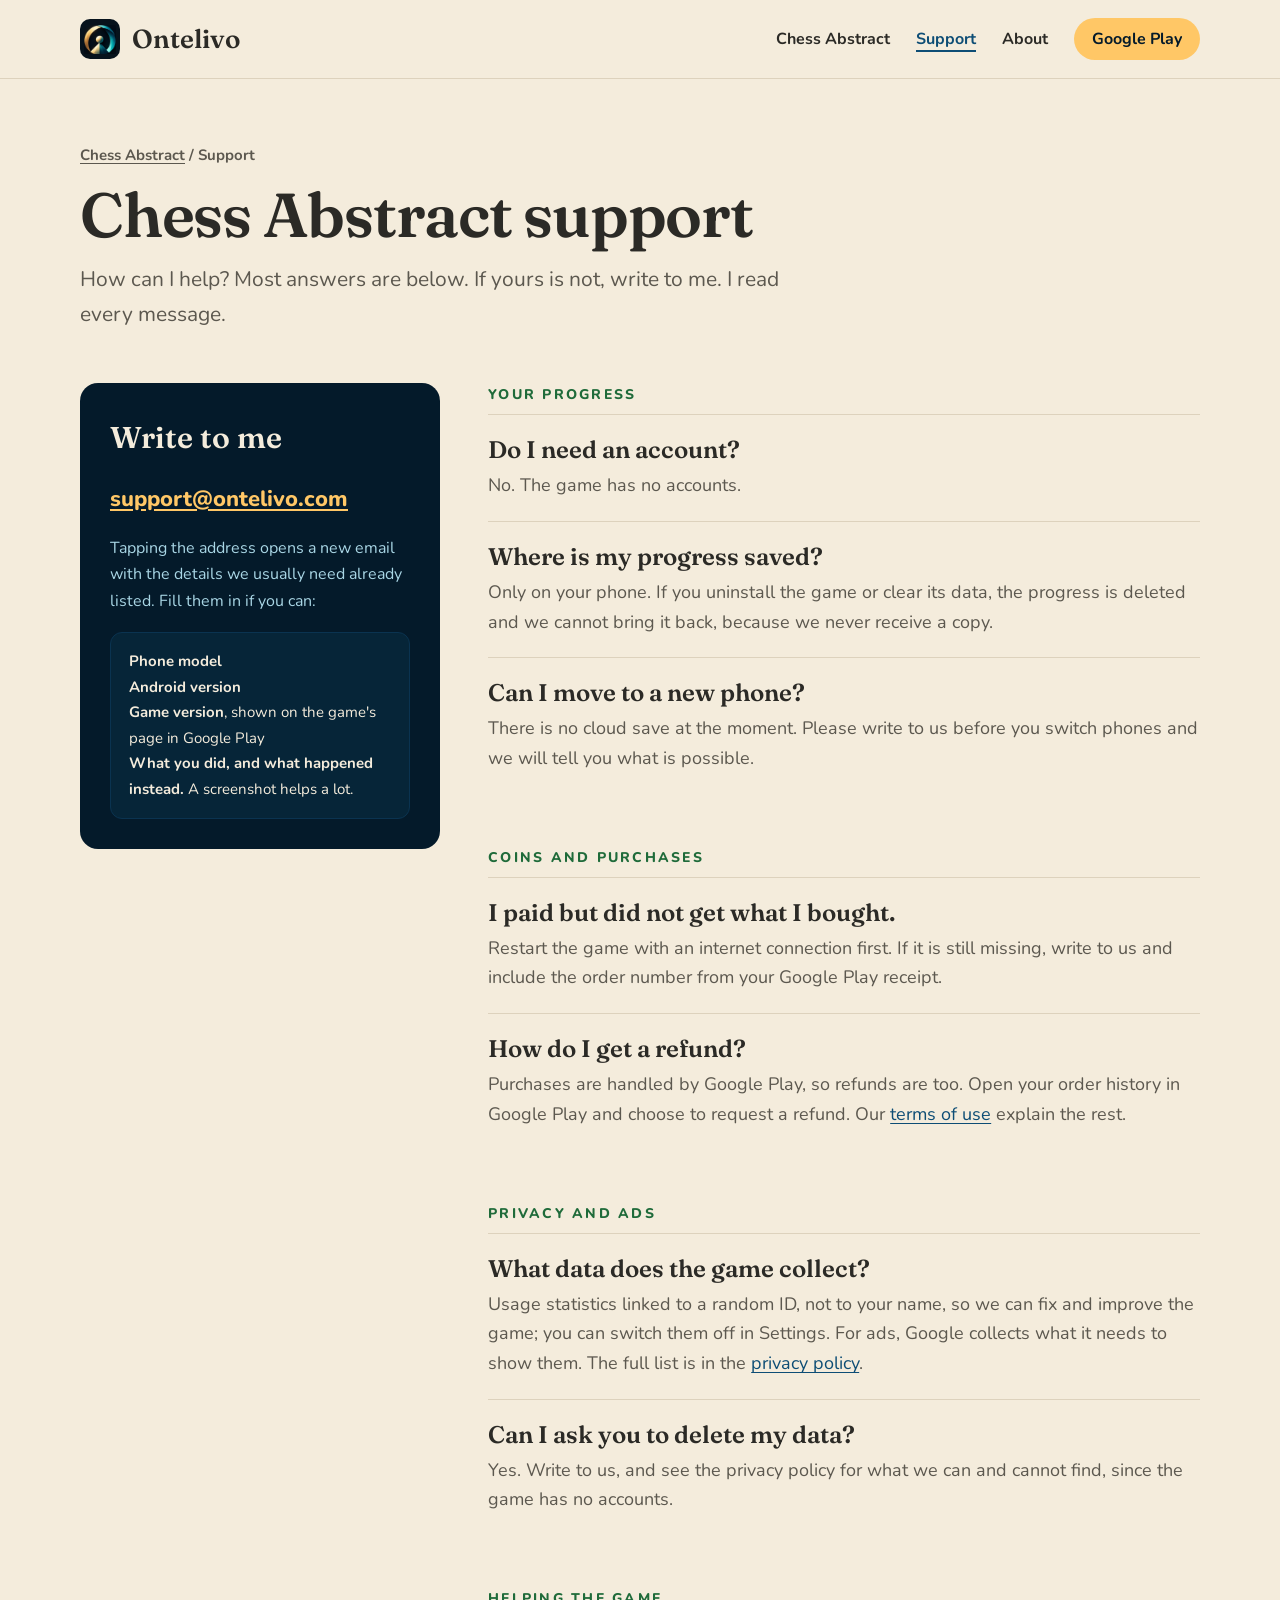
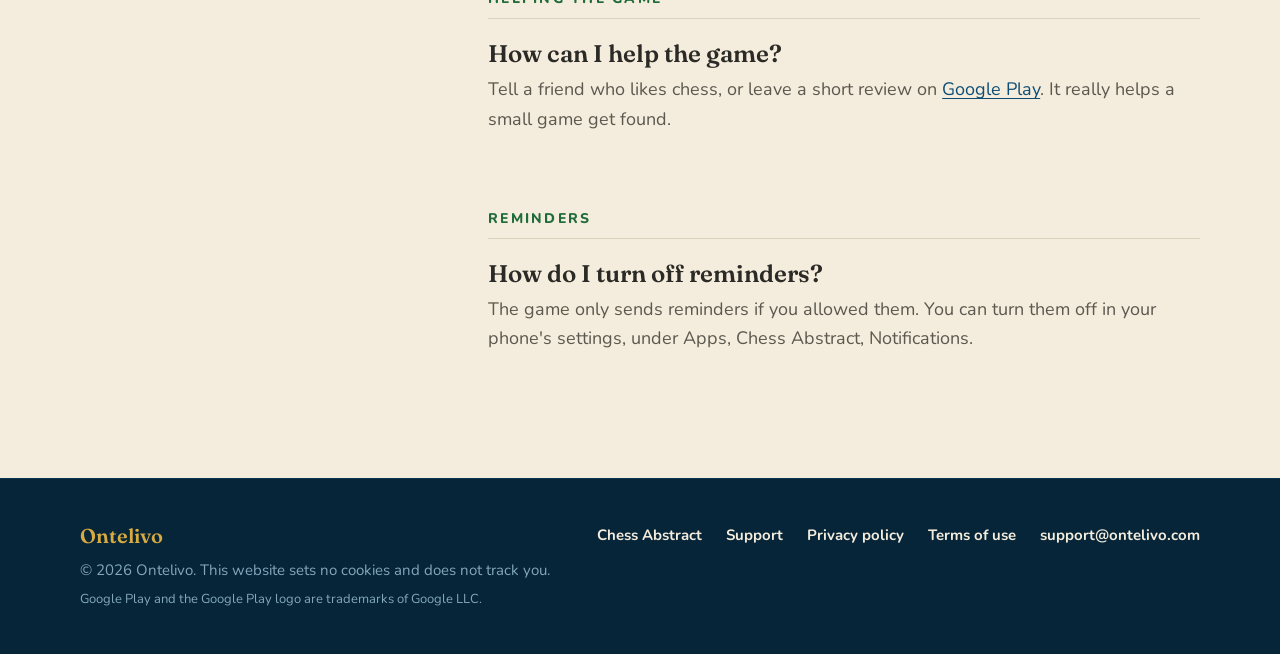
<file: chess-abstract/support/index.html>
<!doctype html>
<html lang="en">
<head>
<meta charset="utf-8">
<meta name="viewport" content="width=device-width, initial-scale=1, viewport-fit=cover">
<title>Chess Abstract support and FAQ · Ontelivo</title>
<meta name="description" content="Help, FAQ and contact for Chess Abstract, the chess puzzle game by Ontelivo: saving progress, purchases and refunds, privacy, and how to reach us.">
<meta name="robots" content="index, follow, max-image-preview:large">
<link rel="canonical" href="https://ontelivo.com/chess-abstract/support/">
<link rel="icon" type="image/png" sizes="32x32" href="/img/favicon-32.png">
<link rel="icon" href="/favicon.ico" sizes="48x48">
<link rel="icon" type="image/png" sizes="48x48" href="/img/favicon-48.png">
<link rel="icon" type="image/png" sizes="96x96" href="/img/favicon-96.png">
<link rel="icon" type="image/png" sizes="192x192" href="/img/favicon-192.png">
<link rel="apple-touch-icon" href="/img/apple-touch-icon.png">
<meta name="theme-color" content="#041a2a">
<meta property="og:type" content="website">
<meta property="og:site_name" content="Ontelivo">
<meta property="og:locale" content="en_US">
<meta property="og:title" content="Chess Abstract support and FAQ · Ontelivo">
<meta property="og:description" content="Help, FAQ and contact for Chess Abstract, the chess puzzle game by Ontelivo: saving progress, purchases and refunds, privacy, and how to reach us.">
<meta property="og:url" content="https://ontelivo.com/chess-abstract/support/">
<meta property="og:image" content="https://ontelivo.com/img/og.png">
<meta property="og:image:width" content="1200">
<meta property="og:image:height" content="630">
<meta name="twitter:card" content="summary_large_image">
<meta name="twitter:title" content="Chess Abstract support and FAQ · Ontelivo">
<meta name="twitter:description" content="Help, FAQ and contact for Chess Abstract, the chess puzzle game by Ontelivo: saving progress, purchases and refunds, privacy, and how to reach us.">
<meta name="twitter:image" content="https://ontelivo.com/img/og.png">
<link rel="preload" href="/fonts/nunito-400.woff2" as="font" type="font/woff2" crossorigin>
<link rel="stylesheet" href="/style.css">
<script type="application/ld+json">
{"@context":"https://schema.org","@type":"BreadcrumbList","itemListElement":[{"@type":"ListItem","position":1,"name":"Ontelivo","item":"https://ontelivo.com/"},{"@type":"ListItem","position":2,"name":"Chess Abstract","item":"https://ontelivo.com/chess-abstract/"},{"@type":"ListItem","position":3,"name":"Support","item":"https://ontelivo.com/chess-abstract/support/"}]}
</script>
</head>
<body class="paper">
<a class="skip" href="#main">Skip to content</a>
<header class="site-header"><div class="wrap">
  <a class="brand" href="/"><span class="mark"><img src="/img/mark.webp" alt="" width="32" height="32"></span><span class="word">Ontelivo</span></a>
  <nav class="nav" aria-label="Main">
    <a href="/chess-abstract/">Chess Abstract</a>
    <a href="/chess-abstract/support/" aria-current="page">Support</a>
    <a href="/#about">About</a>
    <a class="nav-cta" href="https://play.google.com/store/apps/details?id=com.ontelivo.chessabstract" rel="noopener">Google Play</a>
  </nav>
</div></header>
<main id="main">
<section class="doc-head"><div class="wrap">
  <p class="crumbs"><a href="/chess-abstract/">Chess Abstract</a> / Support</p>
  <h1>Chess Abstract support</h1>
  <p class="lead">How can I help? Most answers are below. If yours is not, write to me. I read every message.</p>
</div></section>

<section class="support"><div class="wrap">
  <aside class="contact" aria-label="Contact">
    <h2>Write to me</h2>
    <a class="addr" href="mailto:support@ontelivo.com?subject=Chess%20Abstract%3A%20&amp;body=Phone%20model%3A%20%0AAndroid%20version%3A%20%0AGame%20version%3A%20%0A%0AWhat%20I%20did%2C%20and%20what%20happened%20instead%3A%0A">support@ontelivo.com</a>
    <p>Tapping the address opens a new email with the details we usually need already listed. Fill them in if you can:</p>
    <div class="template">
      <p><strong>Phone model</strong></p>
      <p><strong>Android version</strong></p>
      <p><strong>Game version</strong>, shown on the game's page in Google Play</p>
      <p><strong>What you did, and what happened instead.</strong> A screenshot helps a lot.</p>
    </div>
  </aside>

  <div class="faq">
    <section>
      <h2>Your progress</h2>
      <div class="q"><h3>Do I need an account?</h3><p>No. The game has no accounts.</p></div>
      <div class="q"><h3>Where is my progress saved?</h3><p>Only on your phone. If you uninstall the game or clear its data, the progress is deleted and we cannot bring it back, because we never receive a copy.</p></div>
      <div class="q"><h3>Can I move to a new phone?</h3><p>There is no cloud save at the moment. Please write to us before you switch phones and we will tell you what is possible.</p></div>
    </section>
    <section>
      <h2>Coins and purchases</h2>
      <div class="q"><h3>I paid but did not get what I bought.</h3><p>Restart the game with an internet connection first. If it is still missing, write to us and include the order number from your Google Play receipt.</p></div>
      <div class="q"><h3>How do I get a refund?</h3><p>Purchases are handled by Google Play, so refunds are too. Open your order history in Google Play and choose to request a refund. Our <a href="/chess-abstract/terms/">terms of use</a> explain the rest.</p></div>
    </section>
    <section>
      <h2>Privacy and ads</h2>
      <div class="q"><h3>What data does the game collect?</h3><p>Usage statistics linked to a random ID, not to your name, so we can fix and improve the game; you can switch them off in Settings. For ads, Google collects what it needs to show them. The full list is in the <a href="/chess-abstract/privacy/">privacy policy</a>.</p></div>
      <div class="q"><h3>Can I ask you to delete my data?</h3><p>Yes. Write to us, and see the privacy policy for what we can and cannot find, since the game has no accounts.</p></div>
    </section>
    <section>
      <h2>Helping the game</h2>
      <div class="q"><h3>How can I help the game?</h3><p>Tell a friend who likes chess, or leave a short review on <a href="https://play.google.com/store/apps/details?id=com.ontelivo.chessabstract" rel="noopener">Google Play</a>. It really helps a small game get found.</p></div>
    </section>
    <section>
      <h2>Reminders</h2>
      <div class="q"><h3>How do I turn off reminders?</h3><p>The game only sends reminders if you allowed them. You can turn them off in your phone's settings, under Apps, Chess Abstract, Notifications.</p></div>
    </section>
  </div>
</div></section>
</main>
<footer class="site-footer"><div class="wrap">
  <div class="left">
    <span class="word">Ontelivo</span>
    <span>© 2026 Ontelivo. This website sets no cookies and does not track you.</span>
    <span class="legal">Google Play and the Google Play logo are trademarks of Google LLC.</span>
  </div>
  <nav aria-label="Footer">
    <a href="/chess-abstract/">Chess Abstract</a>
    <a href="/chess-abstract/support/">Support</a>
    <a href="/chess-abstract/privacy/">Privacy policy</a>
    <a href="/chess-abstract/terms/">Terms of use</a>
    <a href="mailto:support@ontelivo.com">support@ontelivo.com</a>
  </nav>
</div></footer>
</body>
</html>
</file>
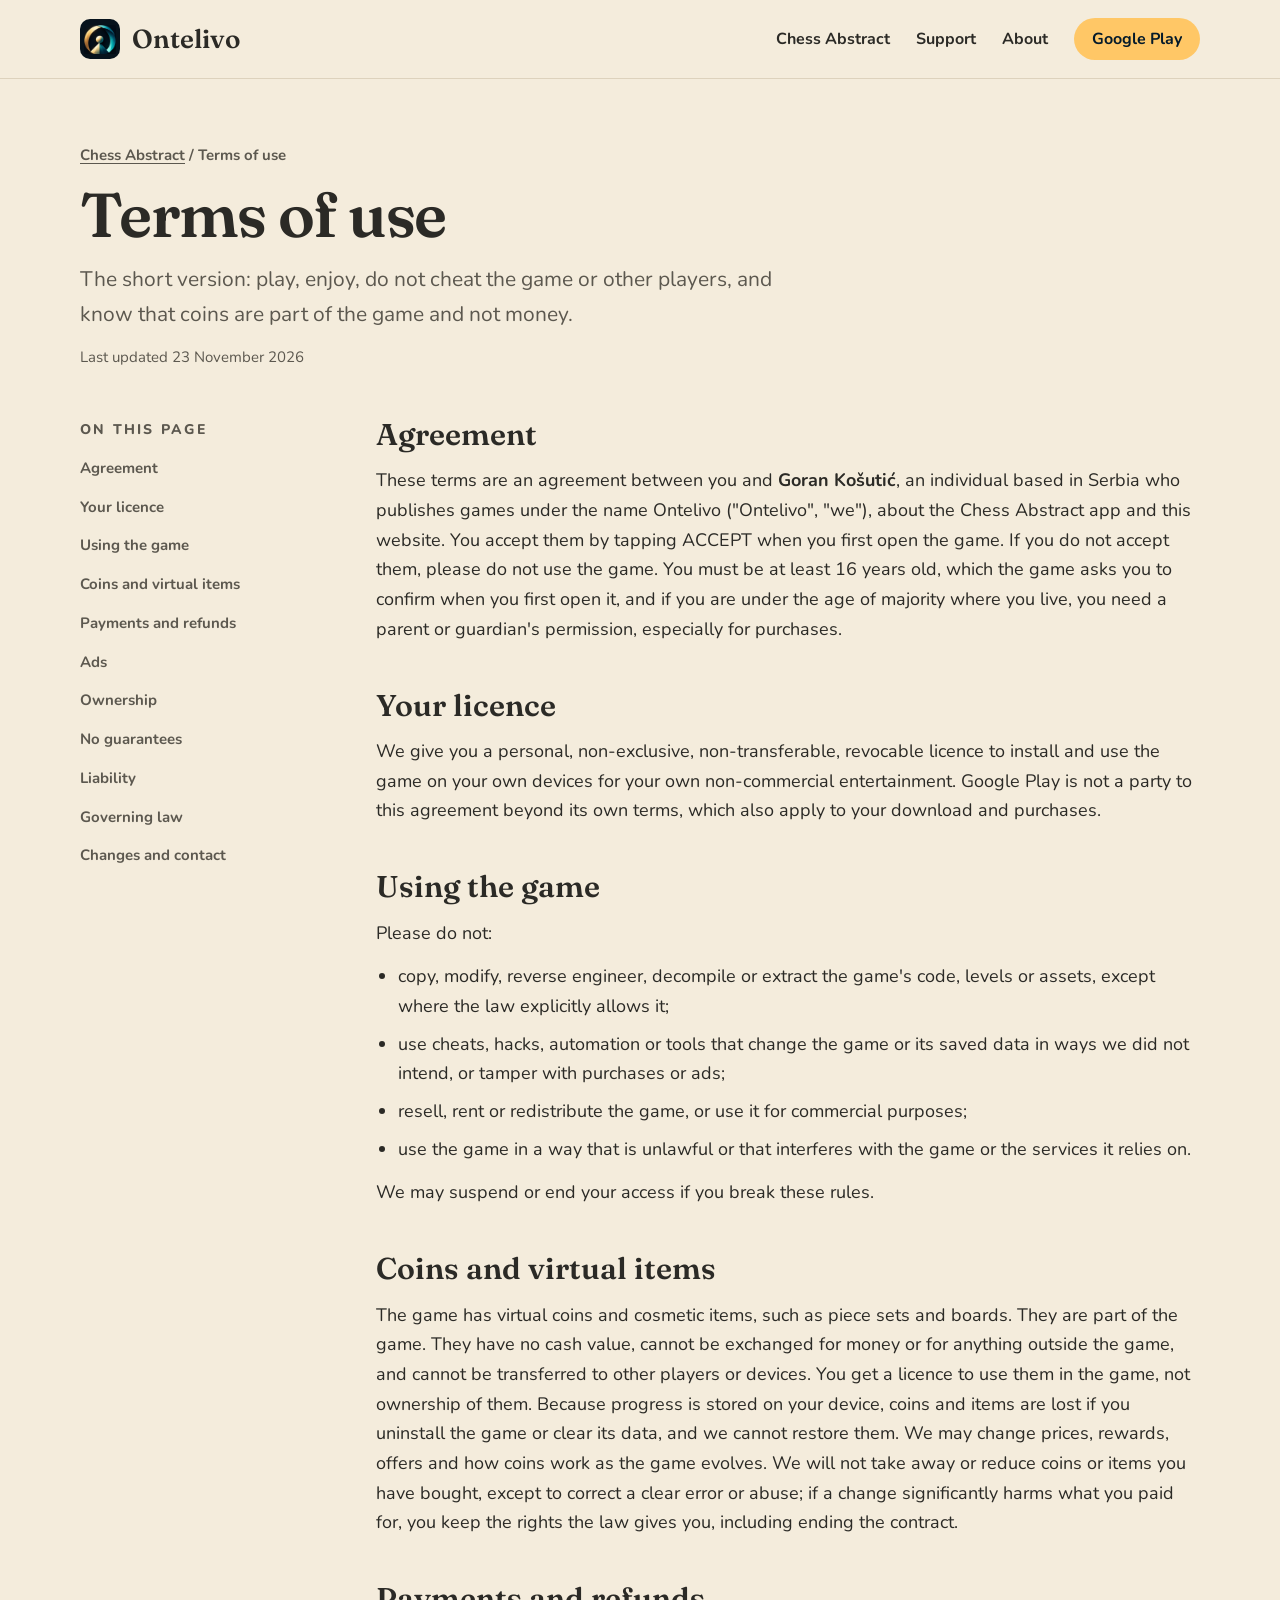
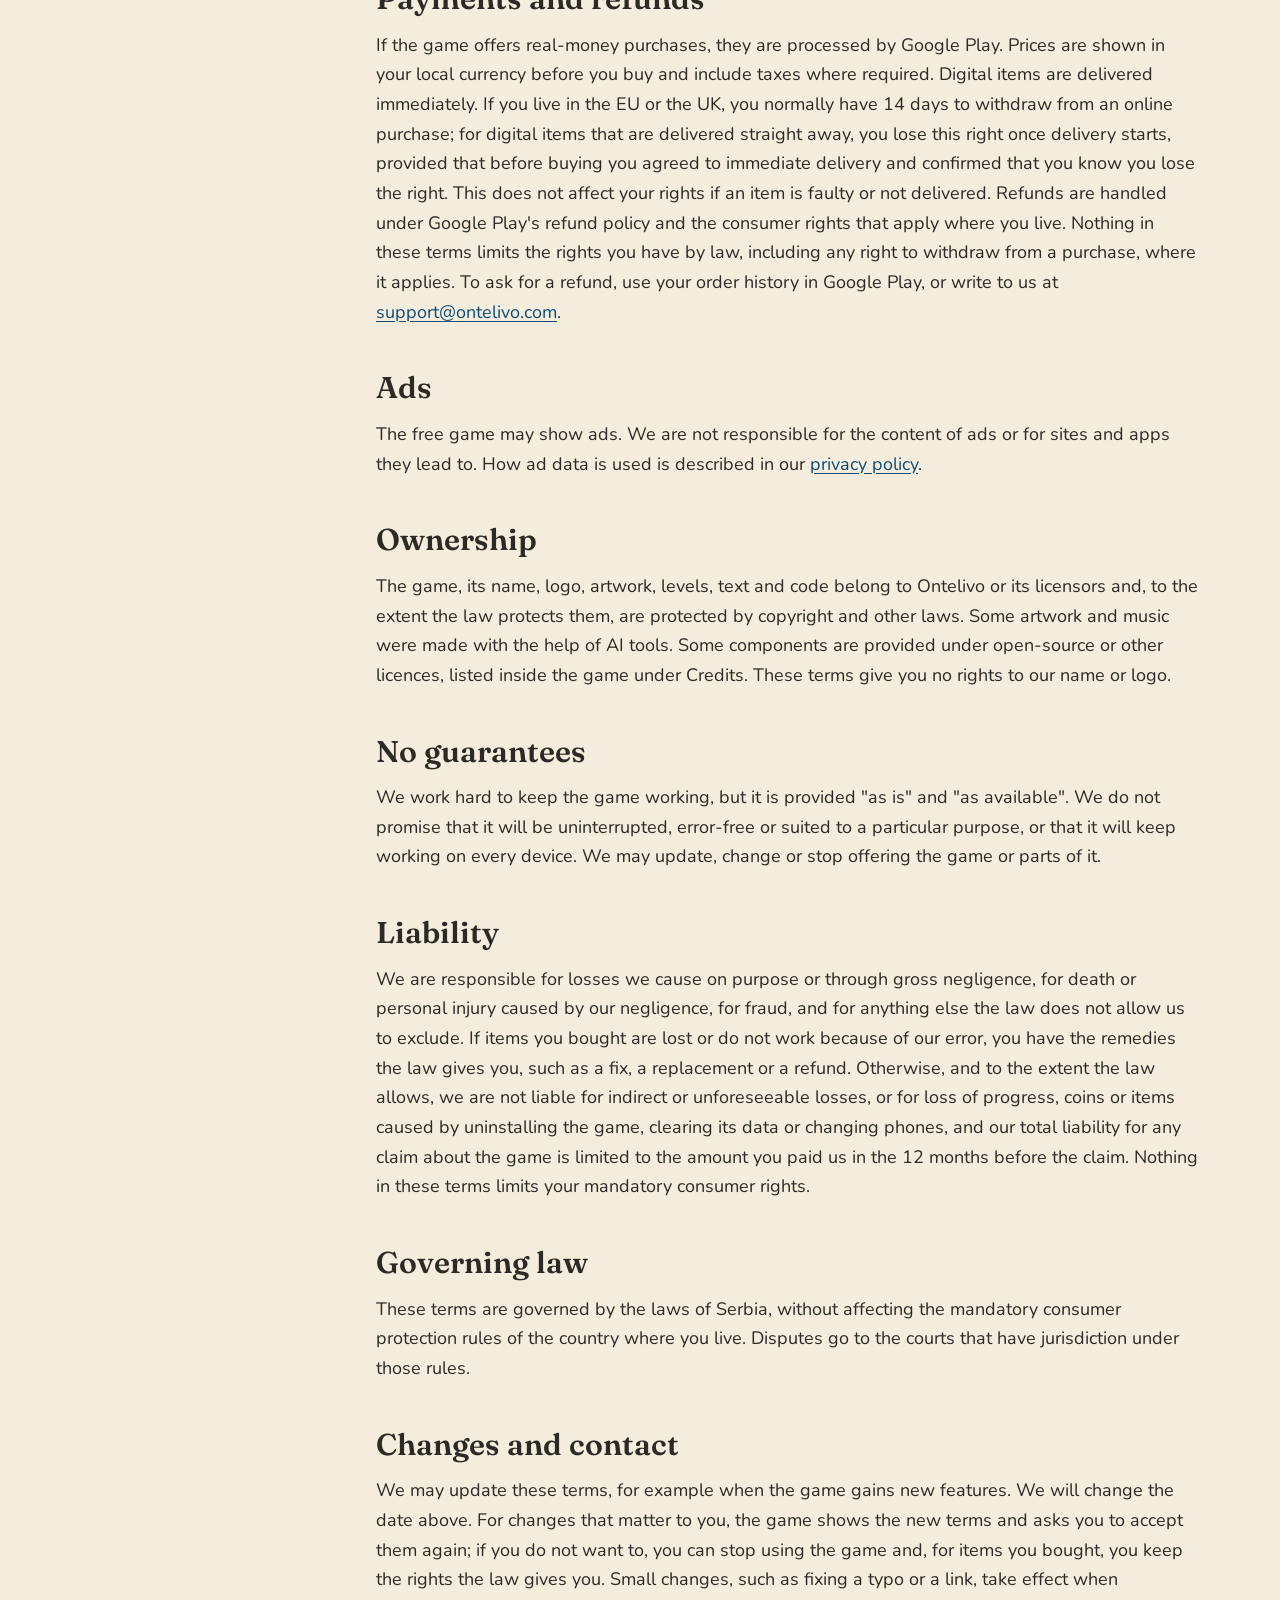
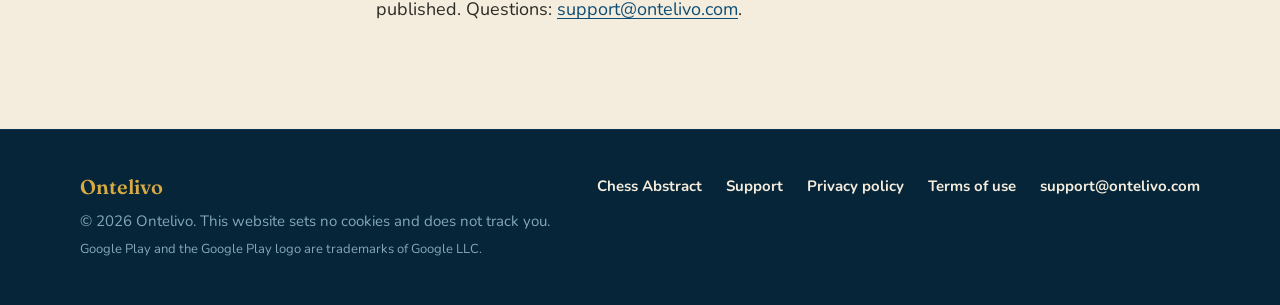
<file: chess-abstract/terms/index.html>
<!doctype html>
<html lang="en">
<head>
<meta charset="utf-8">
<meta name="viewport" content="width=device-width, initial-scale=1, viewport-fit=cover">
<title>Chess Abstract terms of use · Ontelivo</title>
<meta name="description" content="The rules for using Chess Abstract and the Ontelivo website, including virtual items, purchases and refunds.">
<meta name="robots" content="index, follow, max-image-preview:large">
<link rel="canonical" href="https://ontelivo.com/chess-abstract/terms/">
<link rel="icon" type="image/png" sizes="32x32" href="/img/favicon-32.png">
<link rel="icon" href="/favicon.ico" sizes="48x48">
<link rel="icon" type="image/png" sizes="48x48" href="/img/favicon-48.png">
<link rel="icon" type="image/png" sizes="96x96" href="/img/favicon-96.png">
<link rel="icon" type="image/png" sizes="192x192" href="/img/favicon-192.png">
<link rel="apple-touch-icon" href="/img/apple-touch-icon.png">
<meta name="theme-color" content="#041a2a">
<meta property="og:type" content="website">
<meta property="og:site_name" content="Ontelivo">
<meta property="og:locale" content="en_US">
<meta property="og:title" content="Chess Abstract terms of use · Ontelivo">
<meta property="og:description" content="The rules for using Chess Abstract and the Ontelivo website, including virtual items, purchases and refunds.">
<meta property="og:url" content="https://ontelivo.com/chess-abstract/terms/">
<meta property="og:image" content="https://ontelivo.com/img/og.png">
<meta property="og:image:width" content="1200">
<meta property="og:image:height" content="630">
<meta name="twitter:card" content="summary_large_image">
<meta name="twitter:title" content="Chess Abstract terms of use · Ontelivo">
<meta name="twitter:description" content="The rules for using Chess Abstract and the Ontelivo website, including virtual items, purchases and refunds.">
<meta name="twitter:image" content="https://ontelivo.com/img/og.png">
<link rel="preload" href="/fonts/nunito-400.woff2" as="font" type="font/woff2" crossorigin>
<link rel="stylesheet" href="/style.css">
<script type="application/ld+json">
{"@context":"https://schema.org","@type":"BreadcrumbList","itemListElement":[{"@type":"ListItem","position":1,"name":"Ontelivo","item":"https://ontelivo.com/"},{"@type":"ListItem","position":2,"name":"Chess Abstract","item":"https://ontelivo.com/chess-abstract/"},{"@type":"ListItem","position":3,"name":"Terms of use","item":"https://ontelivo.com/chess-abstract/terms/"}]}
</script>
</head>
<body class="paper">
<a class="skip" href="#main">Skip to content</a>
<header class="site-header"><div class="wrap">
  <a class="brand" href="/"><span class="mark"><img src="/img/mark.webp" alt="" width="32" height="32"></span><span class="word">Ontelivo</span></a>
  <nav class="nav" aria-label="Main">
    <a href="/chess-abstract/">Chess Abstract</a>
    <a href="/chess-abstract/support/">Support</a>
    <a href="/#about">About</a>
    <a class="nav-cta" href="https://play.google.com/store/apps/details?id=com.ontelivo.chessabstract" rel="noopener">Google Play</a>
  </nav>
</div></header>
<main id="main">
<section class="doc-head"><div class="wrap">
  <p class="crumbs"><a href="/chess-abstract/">Chess Abstract</a> / Terms of use</p>
  <h1>Terms of use</h1>
  <p class="lead">The short version: play, enjoy, do not cheat the game or other players, and know that coins are part of the game and not money.</p>
  <p class="stamp">Last updated 23 November 2026</p>
</div></section>

<section class="doc"><div class="wrap">
  <nav class="toc" aria-label="On this page">
    <span class="eyebrow">On this page</span>
    <a href="#agreement">Agreement</a>
    <a href="#licence">Your licence</a>
    <a href="#rules">Using the game</a>
    <a href="#items">Coins and virtual items</a>
    <a href="#payments">Payments and refunds</a>
    <a href="#ads">Ads</a>
    <a href="#ip">Ownership</a>
    <a href="#warranty">No guarantees</a>
    <a href="#liability">Liability</a>
    <a href="#law">Governing law</a>
    <a href="#changes">Changes and contact</a>
  </nav>
  <div class="prose">

    <h2 id="agreement">Agreement</h2>
    <p>These terms are an agreement between you and <strong>Goran Košutić</strong>, an individual based in Serbia who publishes games under the name Ontelivo ("Ontelivo", "we"), about the Chess Abstract app and this website. You accept them by tapping ACCEPT when you first open the game. If you do not accept them, please do not use the game. You must be at least 16 years old, which the game asks you to confirm when you first open it, and if you are under the age of majority where you live, you need a parent or guardian's permission, especially for purchases.</p>

    <h2 id="licence">Your licence</h2>
    <p>We give you a personal, non-exclusive, non-transferable, revocable licence to install and use the game on your own devices for your own non-commercial entertainment. Google Play is not a party to this agreement beyond its own terms, which also apply to your download and purchases.</p>

    <h2 id="rules">Using the game</h2>
    <p>Please do not:</p>
    <ul>
      <li>copy, modify, reverse engineer, decompile or extract the game's code, levels or assets, except where the law explicitly allows it;</li>
      <li>use cheats, hacks, automation or tools that change the game or its saved data in ways we did not intend, or tamper with purchases or ads;</li>
      <li>resell, rent or redistribute the game, or use it for commercial purposes;</li>
      <li>use the game in a way that is unlawful or that interferes with the game or the services it relies on.</li>
    </ul>
    <p>We may suspend or end your access if you break these rules.</p>

    <h2 id="items">Coins and virtual items</h2>
    <p>The game has virtual coins and cosmetic items, such as piece sets and boards. They are part of the game. They have no cash value, cannot be exchanged for money or for anything outside the game, and cannot be transferred to other players or devices. You get a licence to use them in the game, not ownership of them. Because progress is stored on your device, coins and items are lost if you uninstall the game or clear its data, and we cannot restore them. We may change prices, rewards, offers and how coins work as the game evolves. We will not take away or reduce coins or items you have bought, except to correct a clear error or abuse; if a change significantly harms what you paid for, you keep the rights the law gives you, including ending the contract.</p>

    <h2 id="payments">Payments and refunds</h2>
    <p>If the game offers real-money purchases, they are processed by Google Play. Prices are shown in your local currency before you buy and include taxes where required. Digital items are delivered immediately. If you live in the EU or the UK, you normally have 14 days to withdraw from an online purchase; for digital items that are delivered straight away, you lose this right once delivery starts, provided that before buying you agreed to immediate delivery and confirmed that you know you lose the right. This does not affect your rights if an item is faulty or not delivered. Refunds are handled under Google Play's refund policy and the consumer rights that apply where you live. Nothing in these terms limits the rights you have by law, including any right to withdraw from a purchase, where it applies. To ask for a refund, use your order history in Google Play, or write to us at <a href="mailto:support@ontelivo.com">support@ontelivo.com</a>.</p>

    <h2 id="ads">Ads</h2>
    <p>The free game may show ads. We are not responsible for the content of ads or for sites and apps they lead to. How ad data is used is described in our <a href="/chess-abstract/privacy/">privacy policy</a>.</p>

    <h2 id="ip">Ownership</h2>
    <p>The game, its name, logo, artwork, levels, text and code belong to Ontelivo or its licensors and, to the extent the law protects them, are protected by copyright and other laws. Some artwork and music were made with the help of AI tools. Some components are provided under open-source or other licences, listed inside the game under Credits. These terms give you no rights to our name or logo.</p>

    <h2 id="warranty">No guarantees</h2>
    <p>We work hard to keep the game working, but it is provided "as is" and "as available". We do not promise that it will be uninterrupted, error-free or suited to a particular purpose, or that it will keep working on every device. We may update, change or stop offering the game or parts of it.</p>

    <h2 id="liability">Liability</h2>
    <p>We are responsible for losses we cause on purpose or through gross negligence, for death or personal injury caused by our negligence, for fraud, and for anything else the law does not allow us to exclude. If items you bought are lost or do not work because of our error, you have the remedies the law gives you, such as a fix, a replacement or a refund. Otherwise, and to the extent the law allows, we are not liable for indirect or unforeseeable losses, or for loss of progress, coins or items caused by uninstalling the game, clearing its data or changing phones, and our total liability for any claim about the game is limited to the amount you paid us in the 12 months before the claim. Nothing in these terms limits your mandatory consumer rights.</p>

    <h2 id="law">Governing law</h2>
    <p>These terms are governed by the laws of Serbia, without affecting the mandatory consumer protection rules of the country where you live. Disputes go to the courts that have jurisdiction under those rules.</p>

    <h2 id="changes">Changes and contact</h2>
    <p>We may update these terms, for example when the game gains new features. We will change the date above. For changes that matter to you, the game shows the new terms and asks you to accept them again; if you do not want to, you can stop using the game and, for items you bought, you keep the rights the law gives you. Small changes, such as fixing a typo or a link, take effect when published. Questions: <a href="mailto:support@ontelivo.com">support@ontelivo.com</a>.</p>
  </div>
</div></section>
</main>
<footer class="site-footer"><div class="wrap">
  <div class="left">
    <span class="word">Ontelivo</span>
    <span>© 2026 Ontelivo. This website sets no cookies and does not track you.</span>
    <span class="legal">Google Play and the Google Play logo are trademarks of Google LLC.</span>
  </div>
  <nav aria-label="Footer">
    <a href="/chess-abstract/">Chess Abstract</a>
    <a href="/chess-abstract/support/">Support</a>
    <a href="/chess-abstract/privacy/">Privacy policy</a>
    <a href="/chess-abstract/terms/">Terms of use</a>
    <a href="mailto:support@ontelivo.com">support@ontelivo.com</a>
  </nav>
</div></footer>
</body>
</html>
</file>
<file: style.css>
/* Ontelivo. Two moods taken from the game: the night "hub" (home, game) and the cream paper (reading pages). */
@font-face { font-family: "Fraunces"; font-weight: 600; font-style: normal; font-display: swap; src: url("/fonts/fraunces-600.woff2") format("woff2"); }
@font-face { font-family: "Fraunces"; font-weight: 400; font-style: italic; font-display: swap; src: url("/fonts/fraunces-400-italic.woff2") format("woff2"); }
@font-face { font-family: "Nunito"; font-weight: 400; font-style: normal; font-display: swap; src: url("/fonts/nunito-400.woff2") format("woff2"); }
@font-face { font-family: "Nunito"; font-weight: 700; font-style: normal; font-display: swap; src: url("/fonts/nunito-700.woff2") format("woff2"); }
@font-face { font-family: "Nunito"; font-weight: 800; font-style: normal; font-display: swap; src: url("/fonts/nunito-800.woff2") format("woff2"); }

:root {
  --night: #041a2a; --deep: #062538; --well: #0a3350; --raised: #0d4d75; --rim: #1b6590;
  --ice: #a9d6e5; --muted: #84a7bb; --lamp: #ffc766; --gold: #d7aa42;
  --cream: #f4ecdc; --paper-card: #fffaf0; --paper-line: #ddd2bd; --ink: #2b2a26; --ink-soft: #5c584f; --green: #1f6b3a;
  --display: "Fraunces", Georgia, "Times New Roman", serif;
  --body: "Nunito", system-ui, -apple-system, "Segoe UI", Roboto, sans-serif;
  --gutter: max(20px, env(safe-area-inset-left, 0px));
}

/* Night pages are always dark. Paper pages follow the visitor's setting. */
body { --bg: var(--night); --fg: var(--cream); --soft: var(--ice); --faint: var(--muted); --line: var(--well); --link: var(--lamp); --card: var(--deep); --band: var(--deep); }
body.paper { --bg: var(--cream); --fg: var(--ink); --soft: var(--ink-soft); --faint: var(--ink-soft); --line: var(--paper-line); --link: #0d4d75; --card: var(--paper-card); --band: var(--paper-card); }
@media (prefers-color-scheme: dark) {
  body.paper { --bg: var(--night); --fg: var(--cream); --soft: var(--ice); --faint: var(--muted); --line: var(--well); --link: var(--lamp); --card: var(--deep); --band: var(--deep); --green: #8fd199; }
}

* { box-sizing: border-box; }
html { -webkit-text-size-adjust: 100%; }
body { margin: 0; background: var(--bg); color: var(--fg); font: 18px/1.65 var(--body); min-height: 100vh; min-height: 100svh; display: flex; flex-direction: column; }
main { flex: 1 0 auto; }
img { max-width: 100%; height: auto; }
a { color: var(--link); text-underline-offset: 3px; }
a:hover { text-decoration-thickness: 2px; }
a:focus-visible, button:focus-visible { outline: 3px solid var(--lamp); outline-offset: 3px; border-radius: 4px; }
.btn:focus-visible, .nav a.nav-cta:focus-visible { border-radius: 999px; }
.tester a:focus-visible { outline-color: var(--night); }
body.paper a:focus-visible { outline-color: #0d4d75; }
@media (prefers-color-scheme: dark) { body.paper a:focus-visible { outline-color: var(--lamp); } }
h1, h2, h3 { font-family: var(--display); font-weight: 600; margin: 0; text-wrap: balance; }
p { margin: 0; }
.wrap { max-width: 1160px; margin: 0 auto; padding-left: var(--gutter); padding-right: max(20px, env(safe-area-inset-right, 0px)); }
.skip { position: absolute; left: -999px; top: 8px; background: var(--lamp); color: var(--night); padding: 10px 16px; border-radius: 8px; font-weight: 800; z-index: 10; }
.skip:focus { left: 8px; }

/* header */
.site-header { border-bottom: 1px solid var(--line); }
.site-header .wrap { display: flex; flex-wrap: wrap; align-items: center; justify-content: space-between; gap: 12px 28px; padding-top: 18px; padding-bottom: 18px; }
.brand { display: flex; align-items: center; gap: 12px; text-decoration: none; color: var(--fg); }
.brand .mark { width: 40px; height: 40px; border-radius: 10px; background: #07131c; overflow: hidden; display: grid; place-items: center; }
.brand .mark img { width: 32px; height: 32px; display: block; object-fit: contain; }
.brand .word { font-family: var(--display); font-size: 26px; line-height: 1; color: var(--gold); }
body.paper .brand .word { color: var(--fg); }
@media (prefers-color-scheme: dark) { body.paper .brand .word { color: var(--gold); } }
.nav { display: flex; flex-wrap: wrap; align-items: center; gap: 4px 26px; font-size: 16px; font-weight: 700; }
.nav a { color: var(--fg); text-decoration: none; padding: 8px 0; }
.nav a:hover { text-decoration: underline; text-underline-offset: 6px; }
.nav a.nav-cta { padding: 8px 18px; border-radius: 999px; background: var(--lamp); color: var(--night); }
.nav a.nav-cta:hover { background: #fff1cf; text-decoration: none; }
/* pages with their own Play button in the hero: quieter outline pill in the header */
body.has-cta .nav a.nav-cta { background: transparent; color: var(--lamp); box-shadow: inset 0 0 0 2px var(--lamp); }
body.has-cta .nav a.nav-cta:hover { background: var(--well); }
.nav a[aria-current="page"] { color: var(--link); text-decoration: underline; text-underline-offset: 6px; text-decoration-thickness: 2px; }

/* buttons */
.btn { display: inline-flex; align-items: center; justify-content: center; min-height: 52px; padding: 0 28px; border-radius: 999px; font-weight: 800; font-size: 17px; text-decoration: none; border: 2px solid transparent; }
.btn-primary { background: var(--lamp); color: var(--night); }
.btn-primary:hover { background: #fff1cf; }
.btn-ghost { border-color: #3383b5; color: var(--fg); }
.btn-ghost:hover { background: var(--well); }
.btn-play { gap: 10px; }
.btn-play .play-ico { flex: none; }
.btn-dark { background: var(--night); color: var(--lamp); }
.btn-dark:hover { background: var(--well); }

/* type */
.eyebrow { font-size: 14px; font-weight: 800; letter-spacing: 0.16em; text-transform: uppercase; color: var(--soft); }
.lead { font-size: 21px; color: var(--soft); max-width: 34em; }
.h-xl { font-size: clamp(42px, 7vw, 76px); line-height: 1.03; letter-spacing: -0.02em; }
.h-l { font-size: clamp(32px, 4.6vw, 52px); line-height: 1.08; letter-spacing: -0.015em; }
.h-m { font-size: clamp(26px, 3.4vw, 36px); line-height: 1.12; }
em.accent { font-family: var(--display); font-style: italic; font-weight: 400; color: var(--lamp); }

/* home hero */
.hero .wrap { display: flex; flex-wrap: wrap; align-items: center; gap: 56px 64px; padding-top: 80px; padding-bottom: 88px; }
.hero-copy { flex: 1 1 440px; min-width: 0; display: flex; flex-direction: column; gap: 26px; }
.hero-actions { display: flex; flex-wrap: wrap; gap: 12px 16px; align-items: center; }
.hero-note { font-size: 15px; color: var(--faint); }

/* hero art: postcards standing like pieces on a night chessboard */
.scene-wrap { flex: 1 1 420px; min-width: 0; display: flex; justify-content: center; }
.scene { --sq-a: #124f7b; --sq-b: #062a42; position: relative; width: 100%; max-width: 540px; aspect-ratio: 1 / 0.92; isolation: isolate; }
.scene::before { content: ""; position: absolute; inset: -6% -4% 20%; background: radial-gradient(closest-side, rgba(169, 214, 229, 0.09), transparent); z-index: -1; }
.floor { position: absolute; left: 0; right: 0; bottom: 0; aspect-ratio: 1; perspective: 900px; perspective-origin: 50% 30%; }
.floor::before { content: ""; position: absolute; inset: 0; background: conic-gradient(var(--sq-a) 0 25%, var(--sq-b) 0 50%, var(--sq-a) 0 75%, var(--sq-b) 0) 0 0 / 25% 25%; transform: rotateX(58deg); transform-origin: 50% 100%; -webkit-mask-image: radial-gradient(ellipse 60% 56% at 50% 58%, #000 38%, transparent 100%); mask-image: radial-gradient(ellipse 60% 56% at 50% 58%, #000 38%, transparent 100%); }
.card { position: absolute; margin: 0; padding: 7px; background: var(--cream); border-radius: 3px; box-shadow: 0 1px 0 rgba(0, 0, 0, 0.25), 0 28px 22px -16px rgba(0, 0, 0, 0.8), 0 30px 60px rgba(0, 0, 0, 0.35); }
.card img { display: block; width: 100%; aspect-ratio: 4 / 5; object-fit: cover; border-radius: 1px; }
.card.back-l { width: 34%; left: 5%; bottom: 33%; transform: rotate(-5deg); }
.card.back-r { width: 34%; right: 5%; bottom: 36%; transform: rotate(4deg); }
.card.front { width: 44%; left: 28%; bottom: 10%; padding: 9px; transform: rotate(-1deg); }

/* sections */
.band { background: var(--band); border-top: 1px solid var(--line); border-bottom: 1px solid var(--line); }
.section .wrap { padding-top: 96px; padding-bottom: 96px; }
.stack { display: flex; flex-direction: column; align-items: flex-start; gap: 18px; }
.stack .values { margin-top: 18px; }
.split { display: flex; flex-wrap: wrap; align-items: center; gap: 48px 64px; }
.split > * { min-width: 0; }
.split .media { flex: 1 1 360px; max-width: 460px; }
.split .media img { display: block; width: 100%; aspect-ratio: 4 / 5; object-fit: cover; border-radius: 16px; }
.split .text { flex: 1 1 440px; display: flex; flex-direction: column; gap: 22px; }
.text p { color: var(--soft); max-width: 36em; }


.values { list-style: none; margin: 0; padding: 0; display: flex; flex-wrap: wrap; gap: 28px 40px; }
.values li { flex: 1 1 220px; min-width: 0; display: flex; flex-direction: column; gap: 4px; }
.values strong { font-family: var(--display); font-size: 26px; font-weight: 600; color: var(--lamp); line-height: 1.15; }
.values span { font-size: 16px; color: var(--soft); }

.tester { background: var(--lamp); color: var(--night); }
.tester .wrap { padding-top: 80px; padding-bottom: 80px; display: flex; flex-wrap: wrap; gap: 36px 72px; align-items: center; }
.tester .eyebrow { color: #633002; }
.tester .left { flex: 1 1 380px; min-width: 0; display: flex; flex-direction: column; gap: 16px; }
.tester .left p { max-width: 30em; }
.tester a:not(.btn) { color: var(--night); font-weight: 700; }
.tester a.mail { font-weight: 800; color: var(--night); overflow-wrap: anywhere; }
.tester .right { flex: 1 1 420px; min-width: 0; padding: 28px 30px; border-radius: 18px; background: #fff1cf; display: flex; flex-direction: column; gap: 12px; }
.tester .hero-actions { margin-top: 8px; }

/* game page */
.gamehead .wrap { display: flex; flex-wrap: wrap; align-items: center; gap: 56px 72px; padding-top: 72px; padding-bottom: 88px; }
.gamehead .copy { flex: 1 1 460px; min-width: 0; display: flex; flex-direction: column; gap: 24px; }
.gamehead .icon-row { display: flex; align-items: center; gap: 16px; }
.gamehead .icon-row img { width: 72px; height: 72px; border-radius: 18px; }



/* short link page (Instagram bio etc.): picture, hook, one button */
.linkpage .wrap { max-width: 560px; padding-top: 4px; padding-bottom: 56px; display: flex; flex-direction: column; align-items: center; text-align: center; gap: 14px; }
.linkpage .scene { max-width: min(340px, 34vh); max-width: min(340px, 34svh); margin: -4px 0 -14px; }
.linkpage .game { display: flex; align-items: center; gap: 10px; font-size: 15px; font-weight: 800; letter-spacing: 0.14em; text-transform: uppercase; color: var(--soft); }
.linkpage .game img { width: 40px; height: 40px; border-radius: 10px; }
.linkpage h1 { font-size: clamp(30px, 8.6vw, 48px); line-height: 1.05; }
.linkpage .lead { font-size: 19px; text-wrap: balance; }
.linkpage .btn { width: 100%; max-width: 360px; min-height: 60px; padding: 0 18px; font-size: 19px; margin-top: 4px; white-space: nowrap; }
.linkpage .soon { font-size: 14px; font-weight: 700; color: var(--soft); padding: 6px 14px; border: 1px solid var(--well); border-radius: 999px; }
.linkpage .social { font-size: 15px; color: var(--soft); text-decoration: underline; text-underline-offset: 3px; padding: 8px 4px; }
.linkpage .social:hover { color: var(--fg); }

/* game page FAQ */
#faq .faq { gap: 0; max-width: 46em; margin-top: 8px; }
#faq .faq .q { padding: 22px 0; }

/* reading pages */
.doc-head .wrap { padding-top: 64px; padding-bottom: 28px; display: flex; flex-direction: column; gap: 14px; }
.crumbs { font-size: 15px; font-weight: 700; color: var(--faint); }
.crumbs a { color: var(--faint); }
.doc-head h1 { font-size: clamp(38px, 6vw, 62px); line-height: 1.06; letter-spacing: -0.02em; }
.doc-head .lead { color: var(--soft); }
.stamp { font-size: 15px; color: var(--faint); }
.doc .wrap { padding-top: 20px; padding-bottom: 104px; display: flex; flex-wrap: wrap; align-items: flex-start; gap: 40px 56px; }
.toc { flex: 0 1 240px; min-width: 0; position: sticky; top: 16px; font-size: 15px; font-weight: 700; display: flex; flex-direction: column; gap: 4px; }
.toc a { color: var(--soft); text-decoration: none; padding: 5px 0; }
.toc a:hover { color: var(--link); text-decoration: underline; }
.toc .eyebrow { margin-bottom: 6px; }
.prose { flex: 1 1 560px; min-width: 0; max-width: 46em; display: flex; flex-direction: column; gap: 14px; }
.prose h2 { font-size: 30px; line-height: 1.15; margin-top: 30px; scroll-margin-top: 20px; }
.prose h2:first-child { margin-top: 0; }
.prose h3 { font-size: 21px; margin-top: 10px; }
.prose p, .prose li { font-size: 18px; }
.prose ul { margin: 0; padding-left: 22px; display: flex; flex-direction: column; gap: 8px; }
.prose .box { padding: 20px 22px; border-radius: 14px; background: var(--card); border: 1px solid var(--line); display: flex; flex-direction: column; gap: 8px; }
.prose .box h3 { margin-top: 0; }
.tablewrap { overflow-x: auto; border: 1px solid var(--line); border-radius: 12px; }
table { border-collapse: collapse; width: 100%; min-width: 560px; font-size: 16px; }
th, td { text-align: left; vertical-align: top; padding: 12px 14px; border-bottom: 1px solid var(--line); }
th { font-size: 13px; letter-spacing: 0.1em; text-transform: uppercase; color: var(--faint); background: var(--card); }
tr:last-child td { border-bottom: 0; }

/* support */
.support .wrap { padding-top: 24px; padding-bottom: 104px; display: flex; flex-wrap: wrap; align-items: flex-start; gap: 48px; }
.contact { flex: 1 1 360px; max-width: 440px; min-width: 0; display: flex; flex-direction: column; gap: 18px; padding: 30px; border-radius: 18px; background: var(--night); color: var(--cream); }
.contact h2 { font-size: 30px; }
.contact .addr { font-size: 22px; font-weight: 800; color: var(--lamp); overflow-wrap: anywhere; }
.contact p { font-size: 16px; color: var(--ice); }
@media (prefers-color-scheme: dark) {
  body.paper .contact { background: var(--deep); border: 1px solid var(--well); }
  body.paper .contact .template { background: var(--night); }
}
.template { padding: 16px 18px; border-radius: 12px; background: var(--deep); border: 1px solid var(--well); font-size: 15px; line-height: 1.7; color: var(--cream); }
.template p { color: var(--cream); font-size: 15px; }
.faq { flex: 999 1 520px; min-width: 0; display: flex; flex-direction: column; gap: 52px; }
.faq h2 { font-family: var(--body); font-size: 14px; font-weight: 800; letter-spacing: 0.16em; text-transform: uppercase; color: var(--green); margin-bottom: 8px; }
.faq .q { padding: 20px 0; border-top: 1px solid var(--line); display: flex; flex-direction: column; gap: 6px; }
.faq h3 { font-size: 24px; line-height: 1.25; }
.faq .q p { color: var(--soft); max-width: 40em; }

/* footer */
.site-footer { background: var(--deep); border-top: 1px solid var(--well); color: var(--muted); }
.site-footer .wrap { padding-top: 40px; padding-bottom: calc(44px + env(safe-area-inset-bottom, 0px)); display: flex; flex-wrap: wrap; justify-content: space-between; gap: 24px 40px; font-size: 15px; }
.site-footer .left { display: flex; flex-direction: column; gap: 6px; max-width: 34em; }
.site-footer .word { font-family: var(--display); font-size: 20px; color: var(--gold); }
.site-footer nav { display: flex; flex-wrap: wrap; gap: 6px 24px; align-items: flex-start; font-weight: 700; }
.site-footer a { color: var(--cream); text-decoration: none; padding: 4px 0; }
.site-footer a:hover { text-decoration: underline; }
.site-footer a:focus-visible { outline-color: var(--lamp); }
.site-footer .legal { font-size: 13px; }

@media (max-width: 640px) {
  body { font-size: 17px; }
  .hero .wrap { padding-top: 48px; padding-bottom: 56px; }
  .section .wrap { padding-top: 64px; padding-bottom: 64px; }
  .tester .wrap { padding-top: 56px; padding-bottom: 56px; }
  .toc { position: static; flex-basis: 100%; }
  /* header: Google Play pill moves up into the brand row */
  .site-header .wrap { position: relative; padding-top: 14px; padding-bottom: 10px; row-gap: 4px; }
  .nav { gap: 0 22px; font-size: 15px; }
  .nav a.nav-cta { position: absolute; top: 15px; right: max(20px, env(safe-area-inset-right, 0px)); padding: 7px 14px; }
}
@media (prefers-reduced-motion: reduce) { * { scroll-behavior: auto !important; } }
</file>
